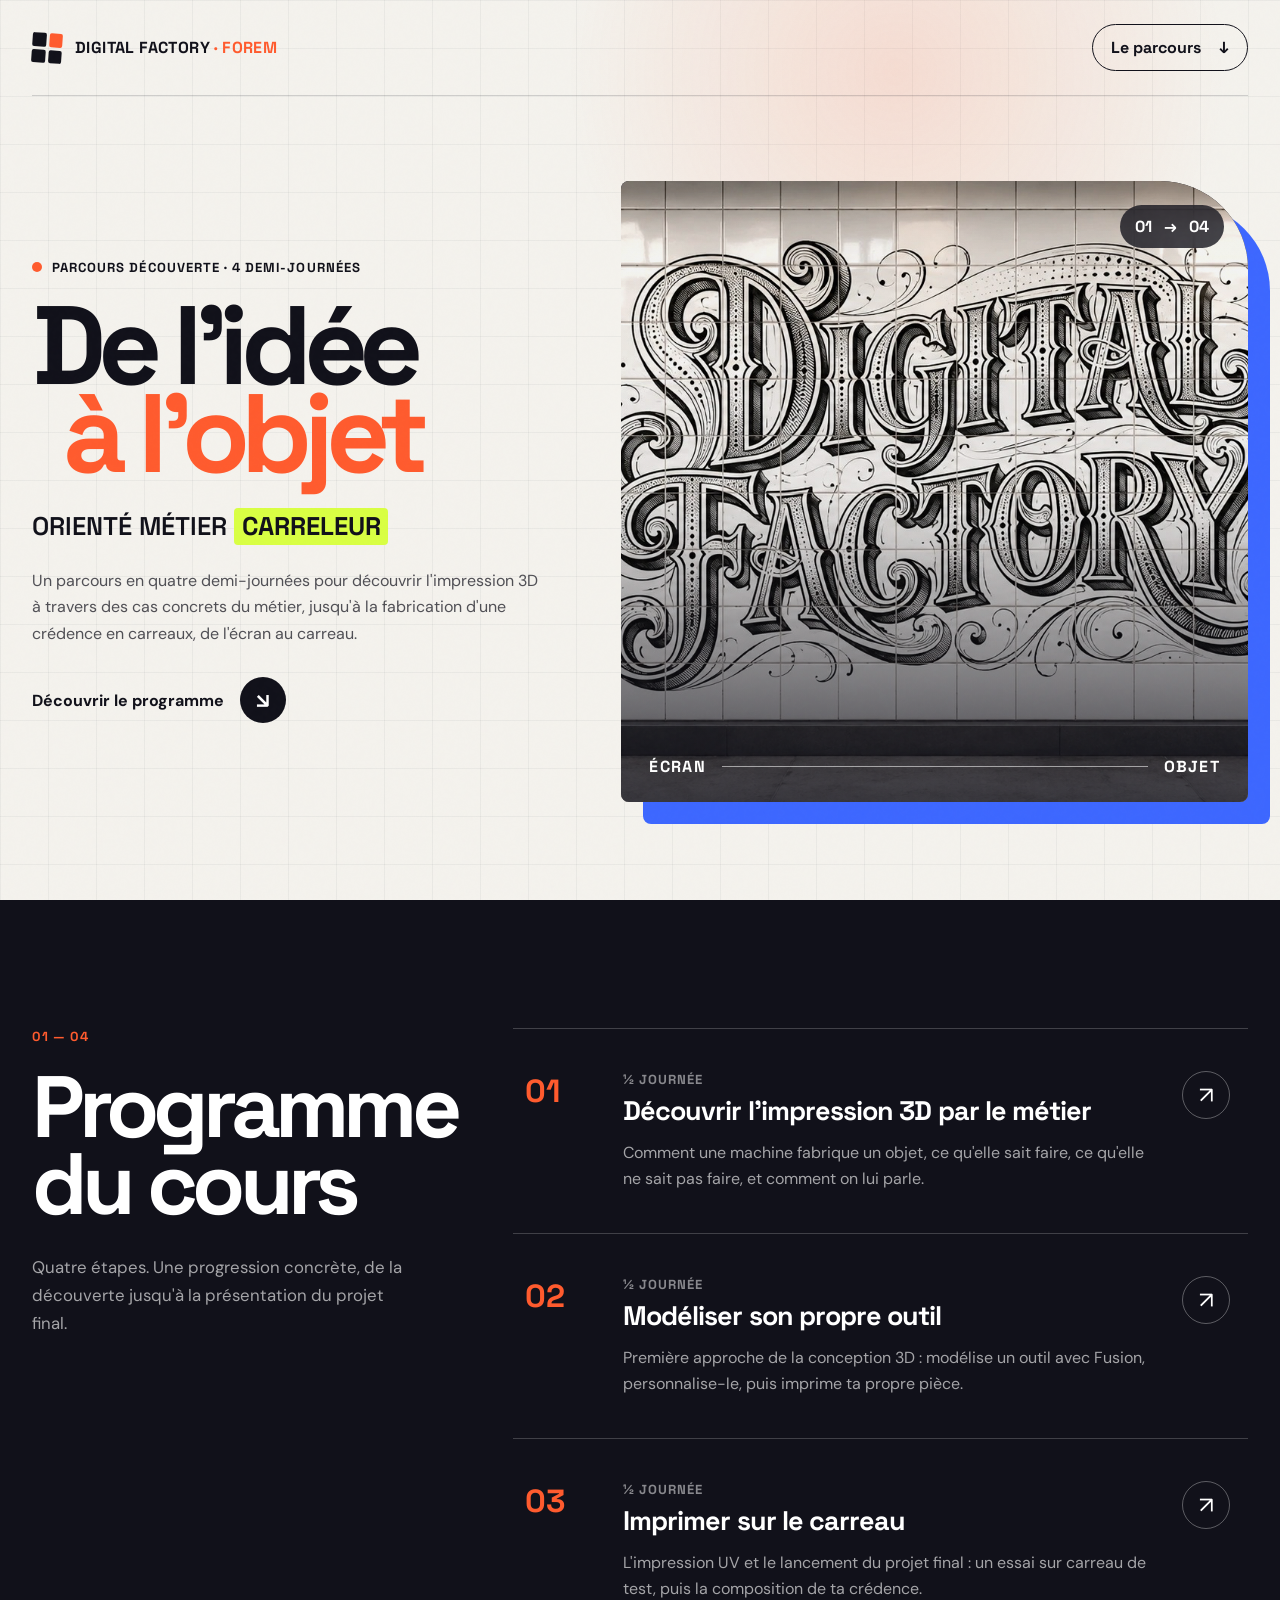
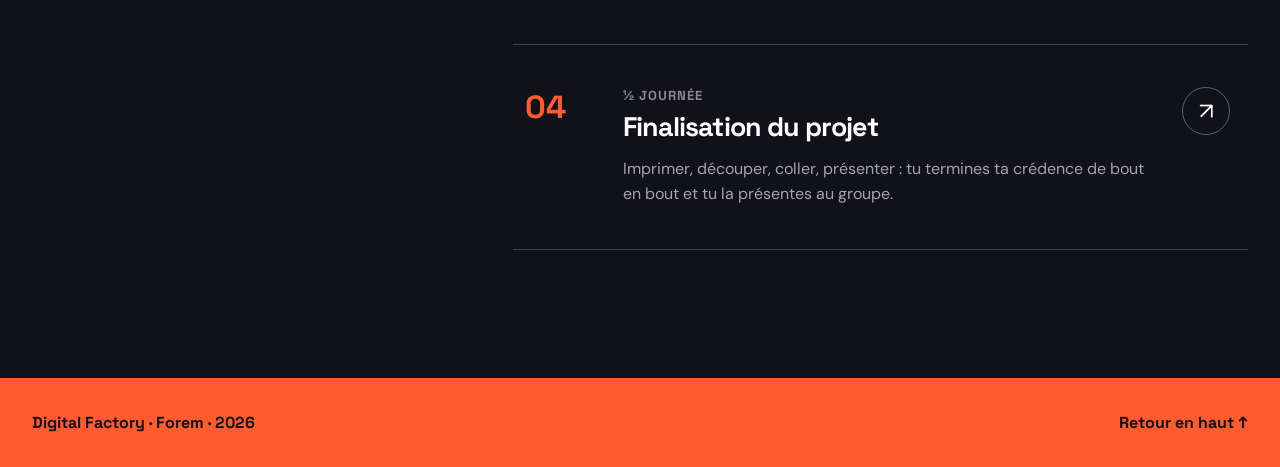
<file: index.html>
<!doctype html>
<html lang="fr">
<head>
  <meta charset="utf-8">
  <meta name="viewport" content="width=device-width, initial-scale=1">
  <meta name="description" content="Proposition graphique pour le parcours carreleur de la Digital Factory.">
  <title>De l'idée à l'objet — Digital Factory</title>
  <link rel="icon" type="image/svg+xml" href="favicon.svg">
  <link rel="preconnect" href="https://fonts.googleapis.com">
  <link rel="preconnect" href="https://fonts.gstatic.com" crossorigin>
  <link href="https://fonts.googleapis.com/css2?family=DM+Sans:wght@400;500;600;700&family=Space+Grotesk:wght@500;600;700&display=swap" rel="stylesheet">
  <link rel="stylesheet" href="assets/home.css">
  <script>document.documentElement.classList.add('js')</script>
</head>
<body>
  <div class="noise" aria-hidden="true"></div>

  <header class="site-header">
    <a class="brand" href="#top" aria-label="Retour en haut">
      <span class="brand-mark" aria-hidden="true"><i></i><i></i><i></i><i></i></span>
      <span>Digital Factory <b>· Forem</b></span>
    </a>
    <a class="course-link" href="#programme">Le parcours <span aria-hidden="true">↓</span></a>
  </header>

  <main id="top">
    <section class="hero" aria-labelledby="main-title">
      <div class="hero-copy reveal">
        <p class="eyebrow"><span></span> Parcours découverte · 4 demi-journées</p>
        <h1 id="main-title">De l'idée<br><em>à l'objet</em></h1>
        <p class="orientation">Orienté métier <strong>carreleur</strong></p>
        <p class="intro">Un parcours en quatre demi-journées pour découvrir l'impression 3D à travers des cas concrets du métier, jusqu'à la fabrication d'une crédence en carreaux, de l'écran au carreau.</p>
        <a class="discover" href="#programme">
          <span>Découvrir le programme</span>
          <span class="discover-icon" aria-hidden="true">↘</span>
        </a>
      </div>

      <div class="hero-visual reveal" aria-label="Lettrage Digital Factory composé sur des carreaux">
        <div class="tile-index" aria-hidden="true"><span>01</span><span>→</span><span>04</span></div>
        <img src="assets/cover.jpg" alt="Lettrage Digital Factory en carreaux de faïence">
        <div class="image-caption" aria-hidden="true">
          <span>Écran</span><i></i><span>Objet</span>
        </div>
      </div>
    </section>

    <section class="programme" id="programme" aria-labelledby="programme-title">
      <div class="section-heading reveal">
        <p class="section-number">01 — 04</p>
        <h2 id="programme-title">Programme<br>du cours</h2>
        <p>Quatre étapes. Une progression concrète, de la découverte jusqu'à la présentation du projet final.</p>
      </div>

      <div class="course-list">
        <a class="course-card reveal" href="demi-journee-1.html">
          <span class="card-number">01</span>
          <div class="card-copy">
            <span class="duration">½ journée</span>
            <h3>Découvrir l'impression 3D par le métier</h3>
            <p>Comment une machine fabrique un objet, ce qu'elle sait faire, ce qu'elle ne sait pas faire, et comment on lui parle.</p>
          </div>
          <span class="card-arrow" aria-hidden="true">↗</span>
        </a>

        <a class="course-card reveal" href="demi-journee-2.html">
          <span class="card-number">02</span>
          <div class="card-copy">
            <span class="duration">½ journée</span>
            <h3>Modéliser son propre outil</h3>
            <p>Première approche de la conception 3D : modélise un outil avec Fusion, personnalise-le, puis imprime ta propre pièce.</p>
          </div>
          <span class="card-arrow" aria-hidden="true">↗</span>
        </a>

        <a class="course-card reveal" href="demi-journee-3.html">
          <span class="card-number">03</span>
          <div class="card-copy">
            <span class="duration">½ journée</span>
            <h3>Imprimer sur le carreau</h3>
            <p>L'impression UV et le lancement du projet final : un essai sur carreau de test, puis la composition de ta crédence.</p>
          </div>
          <span class="card-arrow" aria-hidden="true">↗</span>
        </a>

        <a class="course-card reveal" href="demi-journee-4.html">
          <span class="card-number">04</span>
          <div class="card-copy">
            <span class="duration">½ journée</span>
            <h3>Finalisation du projet</h3>
            <p>Imprimer, découper, coller, présenter : tu termines ta crédence de bout en bout et tu la présentes au groupe.</p>
          </div>
          <span class="card-arrow" aria-hidden="true">↗</span>
        </a>
      </div>
    </section>
  </main>

  <footer>
    <span>Digital Factory · Forem · 2026</span>
    <a href="#top">Retour en haut ↑</a>
  </footer>

  <script>
    const observer = new IntersectionObserver((entries) => {
      entries.forEach((entry) => {
        if (entry.isIntersecting) {
          entry.target.classList.add('is-visible');
          observer.unobserve(entry.target);
        }
      });
    }, { threshold: 0.14 });

    document.querySelectorAll('.reveal').forEach((element) => observer.observe(element));
  </script>
</body>
</html>
</file>
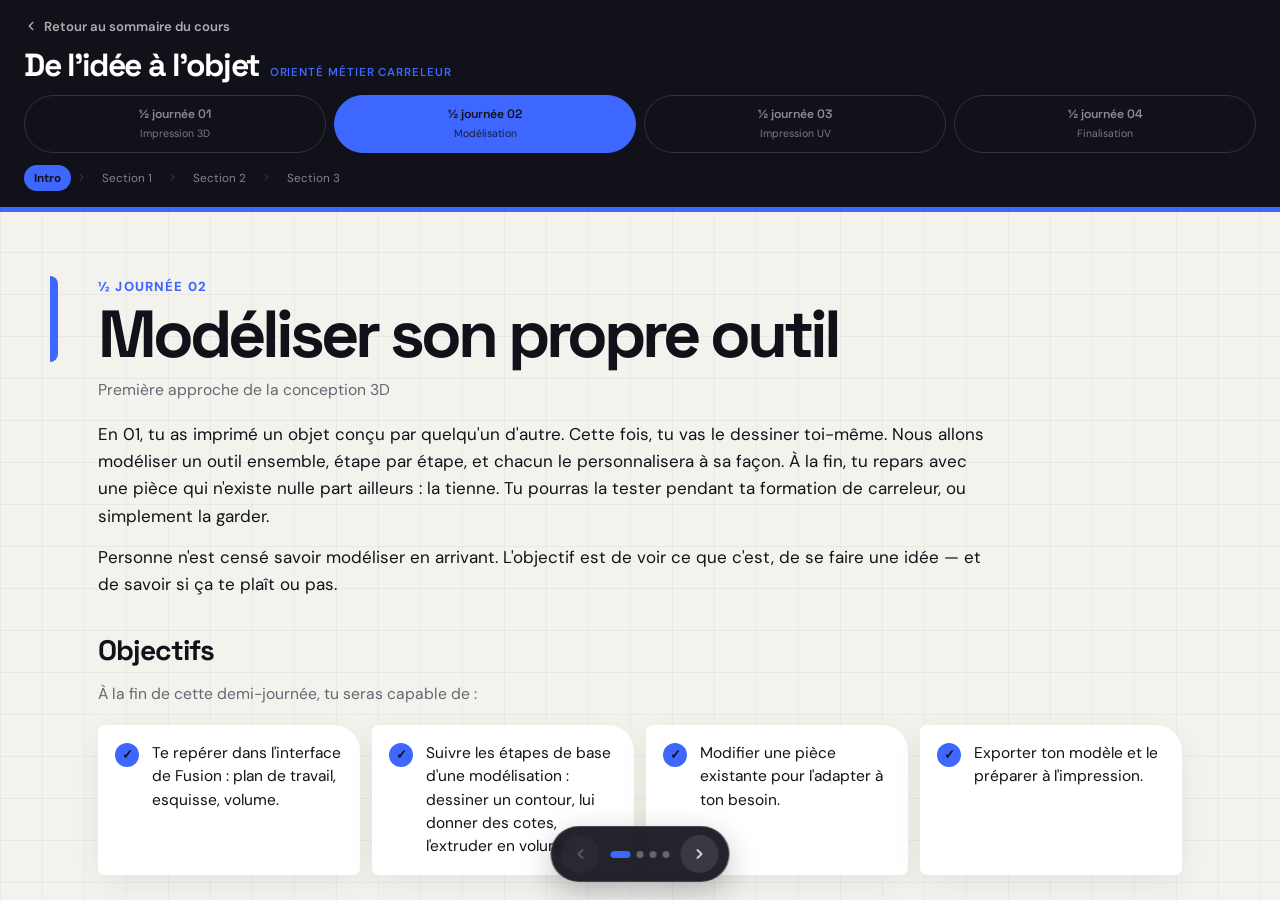
<file: demi-journee-2.html>
<!DOCTYPE html>
<html lang="fr">
<head>
<meta charset="UTF-8">
<meta name="viewport" content="width=device-width, initial-scale=1.0, maximum-scale=1.0, user-scalable=no">
<title>½ journée 02 — Modéliser son propre outil</title>
<link rel="icon" type="image/svg+xml" href="favicon.svg">
<link rel="stylesheet" href="assets/lesson.css">
<style>
  .souligne{color:var(--mauve-dark); font-weight:700; font-size:13px; text-transform:uppercase; letter-spacing:.05em; margin:0 0 12px;}
</style>
</head>
<body class="plein-ecran jour-2">
<div class="wrap">
  <a href="index.html" style="display:inline-flex; align-items:center; gap:6px; font-size:13px; font-weight:600; color:var(--muted); text-decoration:none; margin-top:12px"><svg width="14" height="14" viewBox="0 0 24 24" fill="none" stroke="currentColor" stroke-width="2.5" stroke-linecap="round" stroke-linejoin="round"><polyline points="15 18 9 12 15 6"/></svg>Retour au sommaire du cours</a>
  <header>
    <h1>De l'idée à l'objet<small>orienté métier carreleur</small></h1>
  </header>

  <nav class="tabs">
    <a href="demi-journee-1.html">½ journée 01<small>Impression 3D</small></a>
    <a href="demi-journee-2.html" class="on">½ journée 02<small>Modélisation</small></a>
    <a href="demi-journee-3.html">½ journée 03<small>Impression UV</small></a>
    <a href="demi-journee-4.html">½ journée 04<small>Finalisation</small></a>
  </nav>

  <nav class="slide-crumbs" id="slideCrumbs" aria-label="Sections de cette demi-journée"></nav>
</div>

<div class="slides" id="slides">

  <section class="slide"><div class="wrap">
    <p class="surtitre">½ journée 02</p>
    <h2>Modéliser son propre outil</h2>
    <p class="aide">Première approche de la conception 3D</p>
    <p>En 01, tu as imprimé un objet conçu par quelqu'un d'autre. Cette fois, tu vas le dessiner toi-même. Nous allons modéliser un outil ensemble, étape par étape, et chacun le personnalisera à sa façon. À la fin, tu repars avec une pièce qui n'existe nulle part ailleurs : la tienne. Tu pourras la tester pendant ta formation de carreleur, ou simplement la garder.</p>
    <p>Personne n'est censé savoir modéliser en arrivant. L'objectif est de voir ce que c'est, de se faire une idée — et de savoir si ça te plaît ou pas.</p>

    <h3>Objectifs</h3>
    <p class="aide">À la fin de cette demi-journée, tu seras capable de :</p>
    <ul class="objectifs">
      <li>Te repérer dans l'interface de Fusion : plan de travail, esquisse, volume.</li>
      <li>Suivre les étapes de base d'une modélisation : dessiner un contour, lui donner des cotes, l'extruder en volume.</li>
      <li>Modifier une pièce existante pour l'adapter à ton besoin.</li>
      <li>Exporter ton modèle et le préparer à l'impression.</li>
    </ul>
  </div></section>

  <section class="slide"><div class="wrap wrap-flex">
    <h2>Section 1 — Le logiciel</h2>
    <p>Autodesk Fusion est un logiciel de conception 3D professionnel, utilisé dans l'industrie comme par les makers. Il fonctionne avec le cloud : tes fichiers sont sauvegardés sur ton compte, tu les retrouves depuis n'importe quel ordinateur.</p>
    <div class="enc">
      <svg class="ic" viewBox="0 0 24 24" fill="none" stroke="currentColor" stroke-width="2" stroke-linecap="round" stroke-linejoin="round" aria-hidden="true"><path d="M9 18h6"/><path d="M10 22h4"/><path d="M12 2a7 7 0 0 0-4 12.7c.6.5 1 1.3 1 2.3v.5a1 1 0 0 0 1 1h4a1 1 0 0 0 1-1v-.5c0-1 .4-1.7 1-2.3A7 7 0 0 0 12 2Z"/></svg>
      <span><b>Bon à savoir — l'utiliser chez toi.</b> Autodesk propose une licence personnelle gratuite, destinée aux projets non commerciaux et à la fabrication à domicile. Elle donne accès à la modélisation complète et à l'export des fichiers pour l'impression 3D. Il faut créer un compte Autodesk, confirmer que ton usage est non commercial, et la renouveler à échéance.</span>
    </div>
    <p class="aide">Les conditions évoluent régulièrement — vérifie sur le <a href="https://www.autodesk.com/products/fusion-360/personal" target="_blank" rel="noopener">site officiel d'Autodesk</a>. Si tu commences à vendre ce que tu produis, la licence personnelle ne suffit plus.</p>
    <div class="banniere dynamique">
      <div class="banniere-ph">
        <svg viewBox="0 0 24 24" fill="none" stroke="currentColor" stroke-width="1.7" stroke-linecap="round" stroke-linejoin="round" aria-hidden="true"><rect x="3" y="3" width="18" height="18" rx="2" ry="2"/><circle cx="8.5" cy="8.5" r="1.5"/><polyline points="21 15 16 10 5 21"/></svg>
        <b>De Fusion à l'imprimante</b>
        <small>assets/demi-journee-2/fusion-atelier.jpg</small>
      </div>
      <img src="assets/demi-journee-2/fusion-atelier.jpg" alt="Un modèle conçu dans Fusion, affiché sur un laptop, à côté de l'imprimante 3D qui fabrique la même pièce" onerror="this.remove()">
    </div>
  </div></section>

  <section class="slide"><div class="wrap">
    <h2>Section 2 — Modélisation guidée</h2>
    <p class="souligne">On dessine ensemble</p>
    <div style="display:grid; grid-template-columns:1fr 1fr; gap:14px; margin:0 0 16px">
      <div class="duo-img">
        <div class="duo-ph">
          <svg viewBox="0 0 24 24" fill="none" stroke="currentColor" stroke-width="1.7" stroke-linecap="round" stroke-linejoin="round" aria-hidden="true"><rect x="3" y="3" width="18" height="18" rx="2" ry="2"/><circle cx="8.5" cy="8.5" r="1.5"/><polyline points="21 15 16 10 5 21"/></svg>
          <b>Vue cotée</b>
          <small>assets/demi-journee-2/plan.jpg</small>
        </div>
        <img src="assets/demi-journee-2/plan.jpg" alt="Vue cotée de la pièce à modéliser" onerror="this.remove()">
      </div>
      <div class="duo-img">
        <div class="duo-ph">
          <svg viewBox="0 0 24 24" fill="none" stroke="currentColor" stroke-width="1.7" stroke-linecap="round" stroke-linejoin="round" aria-hidden="true"><rect x="3" y="3" width="18" height="18" rx="2" ry="2"/><circle cx="8.5" cy="8.5" r="1.5"/><polyline points="21 15 16 10 5 21"/></svg>
          <b>Photo de la pièce finie</b>
          <small>assets/demi-journee-2/piece-finie.jpg</small>
        </div>
        <img src="assets/demi-journee-2/piece-finie.jpg" alt="Photo de la pièce imprimée une fois terminée" onerror="this.remove()">
      </div>
    </div>
    <p>Nous modélisons cette pièce ensemble, étape par étape. Tu suis à ton rythme, et si besoin, tu demandes de l'aide — c'est normal de décrocher, personne ne modélise du premier coup.</p>
    <p class="aide">Les trois gestes de base que tu vas répéter :</p>
    <table class="tbl">
      <tr><th>Geste</th><th>Ce que ça fait</th></tr>
      <tr><td>L'esquisse</td><td>Dessiner un contour à plat, comme sur une feuille.</td></tr>
      <tr><td>Les cotes</td><td>Donner les dimensions exactes au dessin.</td></tr>
      <tr><td>L'extrusion</td><td>Transformer le dessin plat en volume.</td></tr>
    </table>
    <p class="aide">Tout le reste n'est qu'une répétition de ces trois gestes.</p>
  </div></section>

  <section class="slide"><div class="wrap">
    <h2>Section 3 — Personnalise et imprime</h2>
    <p class="souligne">Rends-le tien</p>
    <p>La pièce de base est la même pour tous. Ce que tu en fais ensuite t'appartient :</p>
    <ul>
      <li>Grave ton prénom ou tes initiales sur une face</li>
      <li>Ajoute un trou de suspension pour l'accrocher à la ceinture</li>
      <li>Choisis ton matériau : rigide, résistant ou souple</li>
    </ul>
    <div class="enc danger">
      <svg class="ic" viewBox="0 0 24 24" fill="none" stroke="currentColor" stroke-width="2" stroke-linecap="round" stroke-linejoin="round" aria-hidden="true"><path d="M10.29 3.86 1.82 18a2 2 0 0 0 1.71 3h16.94a2 2 0 0 0 1.71-3L13.71 3.86a2 2 0 0 0-3.42 0Z"/><line x1="12" y1="9" x2="12" y2="13"/><line x1="12" y1="17" x2="12.01" y2="17"/></svg>
      <span>Pour le texte gravé : avec la buse utilisée dans l'atelier, les lettres trop petites ou trop fines ne sortiront pas. Prévois des caractères d'une hauteur suffisante et une profondeur de gravure d'environ 1 mm. Le formateur valide avant le tranchage.</span>
    </div>
    <p>Exporte ton modèle au format STL ou 3MF, ouvre-le dans Bambu Studio, choisis la machine correspondant à ton filament, tranche et lance.</p>
    <p class="aide">Tu connais déjà cette étape — la différence, c'est que cette fois le fichier vient de toi.</p>
    <div class="pied">Digital Factory · Forem · 2026</div>
  </div></section>

</div>

<nav class="slide-nav" id="slideNav" aria-label="Navigation entre les sections">
  <button class="fleche" id="slidePrev" aria-label="Section précédente"><svg width="16" height="16" viewBox="0 0 24 24" fill="none" stroke="currentColor" stroke-width="2.5" stroke-linecap="round" stroke-linejoin="round"><polyline points="15 18 9 12 15 6"/></svg></button>
  <div class="points" id="slidePoints"></div>
  <button class="fleche" id="slideNext" aria-label="Section suivante"><svg width="16" height="16" viewBox="0 0 24 24" fill="none" stroke="currentColor" stroke-width="2.5" stroke-linecap="round" stroke-linejoin="round"><polyline points="9 18 15 12 9 6"/></svg></button>
</nav>

<script src="assets/slides.js"></script>
</body>
</html>
</file>
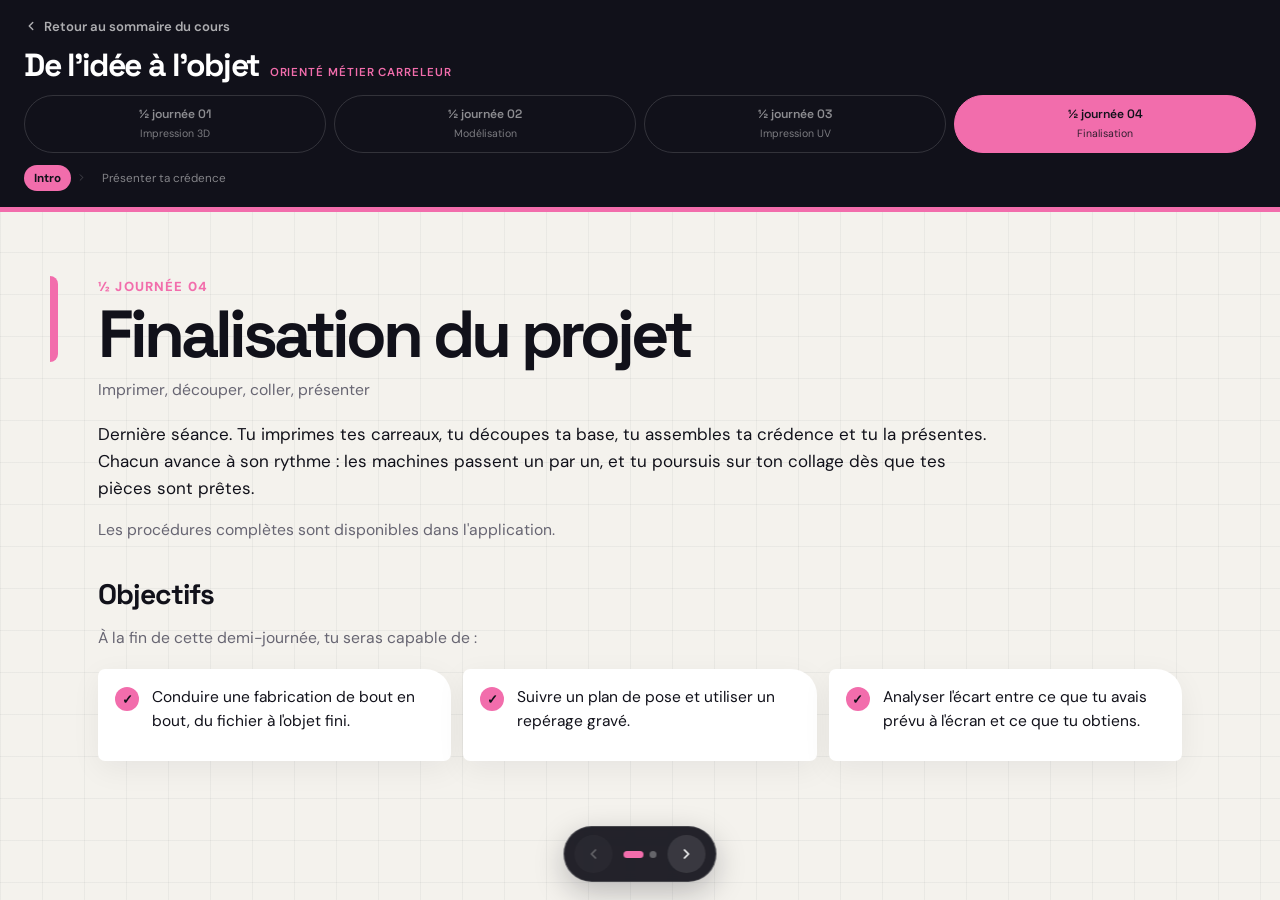
<file: demi-journee-4.html>
<!DOCTYPE html>
<html lang="fr">
<head>
<meta charset="UTF-8">
<meta name="viewport" content="width=device-width, initial-scale=1.0">
<title>½ journée 04 — Finalisation du projet</title>
<link rel="icon" type="image/svg+xml" href="favicon.svg">
<link rel="stylesheet" href="assets/lesson.css">
</head>
<body class="plein-ecran jour-4">
<div class="wrap">
  <a href="index.html" style="display:inline-flex; align-items:center; gap:6px; font-size:13px; font-weight:600; color:var(--muted); text-decoration:none; margin-top:12px"><svg width="14" height="14" viewBox="0 0 24 24" fill="none" stroke="currentColor" stroke-width="2.5" stroke-linecap="round" stroke-linejoin="round"><polyline points="15 18 9 12 15 6"/></svg>Retour au sommaire du cours</a>
  <header>
    <h1>De l'idée à l'objet<small>orienté métier carreleur</small></h1>
  </header>

  <nav class="tabs">
    <a href="demi-journee-1.html">½ journée 01<small>Impression 3D</small></a>
    <a href="demi-journee-2.html">½ journée 02<small>Modélisation</small></a>
    <a href="demi-journee-3.html">½ journée 03<small>Impression UV</small></a>
    <a href="demi-journee-4.html" class="on">½ journée 04<small>Finalisation</small></a>
  </nav>

  <nav class="slide-crumbs" id="slideCrumbs" aria-label="Sections de cette demi-journée"></nav>
</div>

<div class="slides" id="slides">

  <section class="slide"><div class="wrap">
    <p class="surtitre">½ journée 04</p>
    <h2>Finalisation du projet</h2>
    <p class="aide">Imprimer, découper, coller, présenter</p>
    <p>Dernière séance. Tu imprimes tes carreaux, tu découpes ta base, tu assembles ta crédence et tu la présentes. Chacun avance à son rythme : les machines passent un par un, et tu poursuis sur ton collage dès que tes pièces sont prêtes.</p>
    <p class="aide">Les procédures complètes sont disponibles dans l'application.</p>

    <h3>Objectifs</h3>
    <p class="aide">À la fin de cette demi-journée, tu seras capable de :</p>
    <ul class="objectifs">
      <li>Conduire une fabrication de bout en bout, du fichier à l'objet fini.</li>
      <li>Suivre un plan de pose et utiliser un repérage gravé.</li>
      <li>Analyser l'écart entre ce que tu avais prévu à l'écran et ce que tu obtiens.</li>
    </ul>
  </div></section>

  <section class="slide"><div class="wrap">
    <h2>Présenter ta crédence</h2>
    <p>Prends ta crédence en main et compare-la à ce que tu avais à l'écran.</p>
    <ul>
      <li>Le motif tombe-t-il juste au passage des joints ?</li>
      <li>Le débord de 2 mm a-t-il servi ?</li>
      <li>Ton choix de joint rend-il ce que tu imaginais ?</li>
      <li>Qu'est-ce que tu ferais autrement ?</li>
    </ul>
    <p class="aide">Puis présente-la au groupe : ce que tu as choisi, pourquoi, et ce qui s'est passé entre l'écran et le carreau.</p>
    <div class="pied">Digital Factory · Forem · 2026</div>
  </div></section>

</div>

<nav class="slide-nav" id="slideNav" aria-label="Navigation entre les sections">
  <button class="fleche" id="slidePrev" aria-label="Section précédente"><svg width="16" height="16" viewBox="0 0 24 24" fill="none" stroke="currentColor" stroke-width="2.5" stroke-linecap="round" stroke-linejoin="round"><polyline points="15 18 9 12 15 6"/></svg></button>
  <div class="points" id="slidePoints"></div>
  <button class="fleche" id="slideNext" aria-label="Section suivante"><svg width="16" height="16" viewBox="0 0 24 24" fill="none" stroke="currentColor" stroke-width="2.5" stroke-linecap="round" stroke-linejoin="round"><polyline points="9 18 15 12 9 6"/></svg></button>
</nav>

<script src="assets/slides.js"></script>
</body>
</html>
</file>
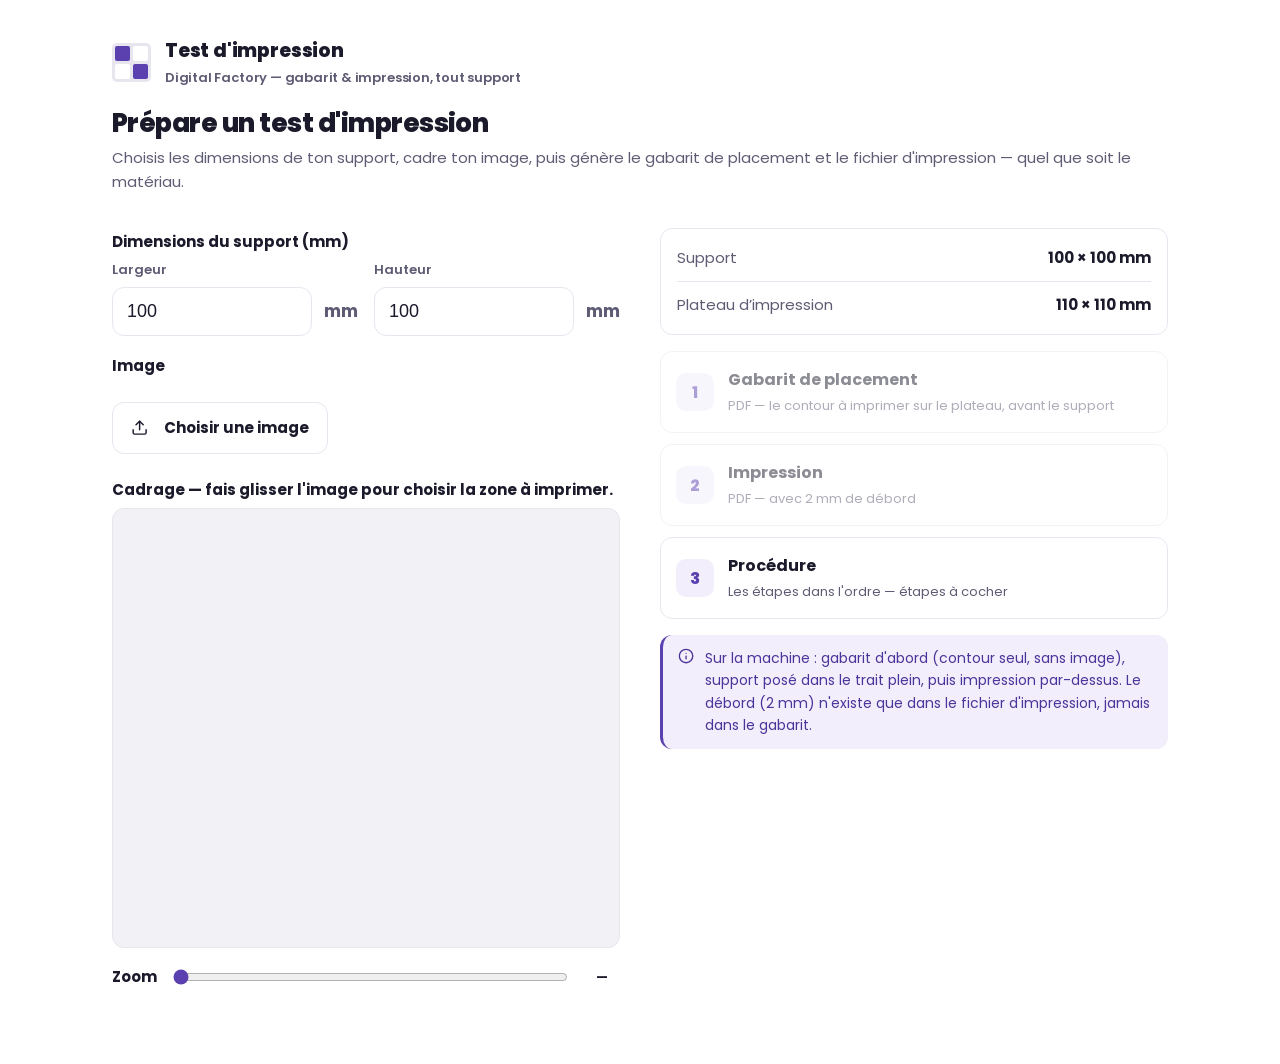
<file: test-impression.html>
<!DOCTYPE html>
<html lang="fr">
<head>
<meta charset="UTF-8">
<meta name="viewport" content="width=device-width, initial-scale=1.0, maximum-scale=1.0, user-scalable=no">
<title>Test d'impression — Digital Factory</title>
<link rel="icon" href="data:image/svg+xml,%3Csvg xmlns='http://www.w3.org/2000/svg' viewBox='0 0 32 32'%3E%3Crect width='32' height='32' rx='6' fill='%23E7E6EF'/%3E%3Crect x='5' y='5' width='9.5' height='9.5' rx='2' fill='%235B41B0'/%3E%3Crect x='17.5' y='5' width='9.5' height='9.5' rx='2' fill='%23fff'/%3E%3Crect x='5' y='17.5' width='9.5' height='9.5' rx='2' fill='%23fff'/%3E%3Crect x='17.5' y='17.5' width='9.5' height='9.5' rx='2' fill='%235B41B0'/%3E%3C/svg%3E">
<style>
/* Page indépendante — aucun lien avec l'atelier crédence. Même identité visuelle
   (police, couleurs) que le reste des outils Digital Factory, mais autonome :
   pas de dépendance à index.html au-delà des polices partagées dans assets/fonts/. */
@font-face{font-family:"Poppins"; src:url("assets/fonts/poppins-400.woff2") format("woff2"); font-weight:400; font-style:normal; font-display:swap;}
@font-face{font-family:"Poppins"; src:url("assets/fonts/poppins-600.woff2") format("woff2"); font-weight:600; font-style:normal; font-display:swap;}
@font-face{font-family:"Poppins"; src:url("assets/fonts/poppins-700.woff2") format("woff2"); font-weight:700; font-style:normal; font-display:swap;}
@font-face{font-family:"Poppins"; src:url("assets/fonts/poppins-800.woff2") format("woff2"); font-weight:800; font-style:normal; font-display:swap;}
:root{
  --font:"Poppins",-apple-system,BlinkMacSystemFont,"Segoe UI",Roboto,"Helvetica Neue",Arial,sans-serif;
  --bg:#FFFFFF; --wash:#F7F7FB; --card:#FFFFFF;
  --border:#E7E6EF; --text:#1B1A2B; --muted:#5E5C74;
  --mauve:#5B41B0; --mauve-dark:#4B349A; --mauve-soft:#F2EEFB;
  --fuchsia:#C21C7B; --fuchsia-soft:#FBE6F1;
  --grey-soft:#F2F2F6;
  --radius:16px; --radius-md:12px;
}
*{box-sizing:border-box; -webkit-tap-highlight-color:transparent;}
html{touch-action:manipulation;}
body{margin:0; background:var(--bg); color:var(--text); font-family:var(--font);
  font-size:17px; line-height:1.6; -webkit-font-smoothing:antialiased;}
.wrap{max-width:720px; margin:0 auto; padding:16px 16px 64px;}
@media (min-width:900px){
  .wrap{max-width:1120px; padding:24px 32px 64px;}
  .split{display:grid; grid-template-columns:1fr 1fr; gap:40px; align-items:start;}
  .col-right{position:sticky; top:20px;}
}
:focus-visible{outline:3px solid var(--mauve); outline-offset:2px;}

header{display:flex; align-items:center; gap:14px; padding:12px 0 20px;}
.logo{display:grid; grid-template-columns:repeat(2,15px); gap:3px; background:var(--border); padding:3px; border-radius:5px; flex:none;}
.logo span{width:15px; height:15px; background:var(--mauve); display:block; border-radius:2px;}
.logo span:nth-child(2),.logo span:nth-child(3){background:var(--card);}
h1{font-size:19px; font-weight:800; margin:0; letter-spacing:-0.01em; color:var(--text);}
h1 small{display:block; font-size:13px; font-weight:600; color:var(--muted); margin-top:2px;}
h2{font-size:26px; font-weight:800; letter-spacing:-0.02em; line-height:1.15; margin:0 0 7px; color:var(--text);}
.aide{color:var(--muted); font-size:15px; margin:0 0 18px;}
label{display:block; font-weight:700; font-size:15px; margin:18px 0 6px; color:var(--text);}

.dims-libre{display:flex; gap:16px;}
.dims-libre>div{flex:1;}
.dims-libre label{font-size:13px; font-weight:600; margin:0 0 6px; color:var(--muted);}
.rang-libre{display:flex; align-items:center; gap:12px;}
.rang-libre input{flex:1;}
.rang-libre span{flex:none; font-weight:700; color:var(--muted);}
input[type=number]{width:100%; padding:13px 14px; font-size:18px; border:1.5px solid var(--border);
  border-radius:var(--radius-md); background:var(--card); color:var(--text);}
input[type=number]:focus{outline:none; border-color:var(--mauve); box-shadow:0 0 0 3px var(--mauve-soft);}

.btn2{display:inline-flex; align-items:center; justify-content:center; gap:9px; padding:13px 18px;
  border:1.5px solid var(--border); border-radius:var(--radius-md); background:var(--card);
  color:var(--text); font-family:var(--font); font-size:15px; font-weight:700; cursor:pointer; text-decoration:none;}
.btn2:hover{border-color:var(--muted); background:var(--wash);}
.btn2 .ic{vertical-align:-.22em; margin-right:7px;}

.zone{width:100%; display:block; border-radius:var(--radius-md); border:1px solid var(--border);
  background:var(--grey-soft); touch-action:none; cursor:grab;}
.zone:active{cursor:grabbing;}
.rang{display:flex; align-items:center; gap:14px; margin:10px 0 4px;}
input[type=range]{flex:1; accent-color:var(--mauve); height:34px;}
.badge{flex:none; font-size:13px; font-weight:700; padding:6px 12px; border-radius:999px;}
.badge.ok{background:#E4F4EC; color:#238C60;}
.badge.warn{background:#F7EEDD; color:#B7770C;}
.badge.alerte{background:#FBE7EB; color:#C0344B;}

.recap{background:var(--card); border:1px solid var(--border); border-radius:var(--radius-md);
  padding:6px 16px; margin:16px 0; font-size:15px;}
.recap div{display:flex; justify-content:space-between; gap:10px; padding:11px 0;
  border-bottom:1px solid var(--border);}
.recap div:last-child{border-bottom:none;}
.recap span{color:var(--muted);}

.dl{display:grid; gap:11px; margin:16px 0;}
.dl button{display:flex; align-items:center; gap:14px; padding:15px; font-size:16px;
  text-align:left; background:var(--card); border:1px solid var(--border); border-radius:var(--radius-md);
  cursor:pointer; font-family:var(--font); color:var(--text); width:100%;}
.dl button:hover{border-color:var(--muted); background:var(--wash);}
.dl button b{display:block; font-weight:700;}
.dl button small{color:var(--muted); font-size:13px;}
.dl .num{width:38px; height:38px; border-radius:10px; background:var(--mauve-soft);
  color:var(--mauve); display:flex; align-items:center; justify-content:center; font-weight:800; flex:none;}
.dl button:disabled{opacity:.5; cursor:not-allowed;}

.ic{width:1.15em; height:1.15em; display:inline-block; vertical-align:-.2em; flex:none;}
.enc{background:var(--mauve-soft); border-left:3px solid var(--mauve); border-radius:var(--radius-md);
  padding:12px 15px; font-size:14px; color:var(--mauve-dark); margin:14px 0; display:flex; gap:11px; align-items:flex-start;}
.enc .ic{flex:none; margin-top:1px;}

.upload{display:flex; align-items:center; gap:14px; flex-wrap:wrap;}
.miniature{width:64px; height:64px; border-radius:10px; border:1px solid var(--border); object-fit:cover; display:none; flex:none;}

/* ---- procédure (modal) : mêmes composants que l'atelier crédence, identité mauve ---- */
.modal{display:none; position:fixed; inset:0; background:rgba(27,26,43,.5); z-index:50;
  align-items:flex-start; justify-content:center; padding:24px 16px; overflow-y:auto;}
.modal.on{display:flex;}
.modal .box{background:var(--bg); width:100%; max-width:720px; max-height:92vh;
  overflow-y:auto; border-radius:var(--radius); padding:26px 22px;}
.modal .box h2{display:flex; align-items:center; gap:11px; font-size:26px; font-weight:800;
  letter-spacing:-0.02em; line-height:1.15; margin:0 0 7px; color:var(--text);}
.modal .box h2 .ic{color:var(--mauve); width:26px; height:26px;}
.plan-sous{color:var(--muted); font-size:14px; margin:0 0 16px; padding-bottom:12px; border-bottom:1.5px solid var(--mauve);}
.plan-hint{font-size:14px; color:var(--muted); margin:0 0 12px;}
.plan-check{display:grid; gap:10px;}
.pc{display:flex; gap:13px; align-items:flex-start; padding:14px 16px; border:1px solid var(--border);
  border-radius:var(--radius-md); cursor:pointer; background:var(--card); transition:background .15s, border-color .15s;}
.pc:hover{border-color:var(--muted);}
.pc input{margin:0; width:22px; height:22px; flex:none; accent-color:var(--mauve); cursor:pointer;}
.pc-n{font-weight:800; color:var(--mauve); flex:none; min-width:1.1em; font-variant-numeric:tabular-nums;}
.pc-txt{font-size:15.5px; font-weight:400; line-height:1.5;}
.pc-txt b{font-weight:700;}
.pc:has(input:checked){background:var(--wash);}
.pc:has(input:checked) .pc-txt{color:var(--muted); text-decoration:line-through;}
.pc:has(input:checked) .pc-n{color:var(--muted);}
.pc-cle{border-color:var(--fuchsia); background:var(--fuchsia-soft);}
.pc-tag{display:inline-block; background:var(--fuchsia); color:#fff; font-size:11px; font-weight:800;
  text-transform:uppercase; letter-spacing:.04em; border-radius:999px; padding:3px 10px; margin-right:8px; vertical-align:2px;}
.actions{display:flex; gap:12px;}
</style>
</head>
<body>

<div class="wrap">
  <header>
    <div class="logo"><span></span><span></span><span></span><span></span></div>
    <h1>Test d'impression<small>Digital Factory — gabarit &amp; impression, tout support</small></h1>
  </header>

  <h2>Prépare un test d'impression</h2>
  <p class="aide">Choisis les dimensions de ton support, cadre ton image, puis génère le gabarit de placement et le fichier d'impression — quel que soit le matériau.</p>

  <div class="split">
    <div class="col-left">
      <label>Dimensions du support (mm)</label>
      <div class="dims-libre">
        <div>
          <label for="dimW">Largeur</label>
          <div class="rang-libre"><input type="number" id="dimW" min="10" max="600" step="1" value="100"><span>mm</span></div>
        </div>
        <div>
          <label for="dimH">Hauteur</label>
          <div class="rang-libre"><input type="number" id="dimH" min="10" max="600" step="1" value="100"><span>mm</span></div>
        </div>
      </div>

      <label>Image</label>
      <div class="upload">
        <label class="btn2"><svg class="ic" viewBox="0 0 24 24" fill="none" stroke="currentColor" stroke-width="2" stroke-linecap="round" stroke-linejoin="round" aria-hidden="true"><path d="M21 15v4a2 2 0 0 1-2 2H5a2 2 0 0 1-2-2v-4"/><polyline points="17 8 12 3 7 8"/><line x1="12" y1="3" x2="12" y2="15"/></svg>Choisir une image<input type="file" accept="image/*" style="display:none" onchange="chargeImage(this)"></label>
        <img class="miniature" id="miniature" alt="">
      </div>

      <label>Cadrage — fais glisser l'image pour choisir la zone à imprimer.</label>
      <canvas class="zone" id="cvCadrage" height="260"></canvas>
      <div class="rang">
        <label for="zoom" style="margin:0">Zoom</label>
        <input type="range" id="zoom" min="1" max="3" step="0.01" value="1">
        <span class="badge" id="dpiBadge">—</span>
      </div>
    </div>

    <div class="col-right">
      <div class="recap" id="recap">
        <div><span>Support</span><b id="recapDim">100 × 100 mm</b></div>
        <div><span>Plateau d’impression</span><b id="recapPlateau">110 × 110 mm</b></div>
      </div>

      <div class="dl">
        <button id="btnGabarit" onclick="exportGabarit()" disabled><span class="num">1</span><span><b>Gabarit de placement</b><small>PDF — le contour à imprimer sur le plateau, avant le support</small></span></button>
        <button id="btnImpression" onclick="exportImpression()" disabled><span class="num">2</span><span><b>Impression</b><small>PDF — avec 2 mm de débord</small></span></button>
        <button onclick="ouvreProcedure()"><span class="num">3</span><span><b>Procédure</b><small>Les étapes dans l'ordre — étapes à cocher</small></span></button>
      </div>
      <div class="enc"><svg class="ic" viewBox="0 0 24 24" fill="none" stroke="currentColor" stroke-width="2" stroke-linecap="round" stroke-linejoin="round" aria-hidden="true"><circle cx="12" cy="12" r="10"/><line x1="12" y1="16" x2="12" y2="12"/><line x1="12" y1="8" x2="12.01" y2="8"/></svg><span>Sur la machine : gabarit d'abord (contour seul, sans image), support posé dans le trait plein, puis impression par-dessus. Le débord (2 mm) n'existe que dans le fichier d'impression, jamais dans le gabarit.</span></div>
    </div>
  </div>
</div>

<div class="modal" id="modalProc">
  <div class="box">
    <div id="procEcran"></div>
    <div class="actions" style="justify-content:flex-end; margin-top:22px; border-top:1px solid var(--border); padding-top:16px">
      <button class="btn2" onclick="fermeProcedure()">Fermer</button>
    </div>
  </div>
</div>

<script>
/* ---------- constantes ---------- */
const K = 72/25.4;      // pt par mm (PDF)
const DPI = 300;        // résolution d'export
const DEBORD = 2;       // débord d'impression (mm)
const MARGE = 5;        // marge de page (mm)
const clamp=(v,a,b)=>Math.max(a,Math.min(b,v));

const state = {w:100, h:100, zoom:1, ox:.5, oy:.5, img:null};

/* ---------- image ---------- */
function chargeImage(input){
  const f=input.files[0]; if(!f) return;
  const r=new FileReader();
  r.onload=e=>{
    const im=new Image();
    im.onload=()=>{
      state.img=im; state.zoom=1; state.ox=.5; state.oy=.5;
      document.getElementById('zoom').value=1;
      document.getElementById('miniature').src=e.target.result;
      document.getElementById('miniature').style.display='block';
      document.getElementById('btnGabarit').disabled=false;
      document.getElementById('btnImpression').disabled=false;
      rendu();
    };
    im.src=e.target.result;
  };
  r.readAsDataURL(f);
}

/* ---------- géométrie (cadrage rectangulaire libre) ---------- */
function cropRect(){
  const img=state.img;
  if(!img||!img.width) return null;
  const ratio=state.w/state.h;
  const baseW = img.width/img.height>ratio ? img.height*ratio : img.width;
  const baseH = baseW/ratio;
  const w=baseW/state.zoom, h=baseH/state.zoom;
  const cx=clamp(state.ox*img.width, w/2, img.width-w/2);
  const cy=clamp(state.oy*img.height, h/2, img.height-h/2);
  return {x:cx-w/2, y:cy-h/2, w, h};
}
function effDpi(){ const c=cropRect(); return c ? c.w/state.w*25.4 : 0; }
function zoomMax(){
  const img=state.img; if(!img||!img.width) return 2;
  const ratio=state.w/state.h;
  const baseW = img.width/img.height>ratio ? img.height*ratio : img.width;
  return clamp((baseW/state.w*25.4)/150, 1.01, 3);
}
function larg(el){ return Math.min(680, (el.parentElement.clientWidth||640)-2); }

function tuile(pxPerMm, bleedMm){
  const b=bleedMm||0;
  const totalW=state.w+2*b, totalH=state.h+2*b;
  const pxW=Math.max(1, Math.round(totalW*pxPerMm)), pxH=Math.max(1, Math.round(totalH*pxPerMm));
  const cv=document.createElement('canvas'); cv.width=pxW; cv.height=pxH;
  const ctx=cv.getContext('2d');
  ctx.fillStyle='#fff'; ctx.fillRect(0,0,pxW,pxH);
  const cr=cropRect();
  if(!cr) return cv;
  const s=cr.w/state.w;
  ctx.drawImage(state.img, cr.x-b*s, cr.y-b*s, totalW*s, totalH*s, 0, 0, pxW, pxH);
  return cv;
}

function dessineCadrage(){
  const cv=document.getElementById('cvCadrage');
  const img=state.img;
  if(!img||!img.width) return;
  const lp=larg(cv), s=lp/img.width;
  cv.width=lp; cv.height=Math.round(img.height*s);
  const ctx=cv.getContext('2d');
  ctx.drawImage(img,0,0,cv.width,cv.height);
  const cr=cropRect(); if(!cr) return;
  ctx.fillStyle='rgba(38,37,31,.55)';
  ctx.fillRect(0,0,cv.width,cr.y*s);
  ctx.fillRect(0,(cr.y+cr.h)*s,cv.width,cv.height);
  ctx.fillRect(0,cr.y*s,cr.x*s,cr.h*s);
  ctx.fillRect((cr.x+cr.w)*s,cr.y*s,cv.width,cr.h*s);
  ctx.strokeStyle='#fff'; ctx.lineWidth=2.5;
  ctx.strokeRect(cr.x*s,cr.y*s,cr.w*s,cr.h*s);
  const d=Math.round(effDpi());
  const bd=document.getElementById('dpiBadge');
  bd.textContent=d+' dpi';
  bd.className='badge '+(d>=250?'ok':(d>=110?'warn':'alerte'));
  document.getElementById('zoom').max=zoomMax().toFixed(2);
}

function rendu(){
  document.getElementById('recapDim').textContent=state.w+' × '+state.h+' mm';
  document.getElementById('recapPlateau').textContent=(state.w+2*MARGE)+' × '+(state.h+2*MARGE)+' mm';
  dessineCadrage();
}

document.getElementById('dimW').addEventListener('input',e=>{
  state.w=clamp(Math.round(+e.target.value||0),10,600); rendu();
});
document.getElementById('dimH').addEventListener('input',e=>{
  state.h=clamp(Math.round(+e.target.value||0),10,600); rendu();
});
document.getElementById('zoom').addEventListener('input',e=>{
  state.zoom=+e.target.value; rendu();
});
let drag=null;
const cvC=document.getElementById('cvCadrage');
cvC.addEventListener('pointerdown',e=>{
  drag={x:e.clientX,y:e.clientY,ox:state.ox,oy:state.oy};
  if(cvC.setPointerCapture) cvC.setPointerCapture(e.pointerId);
});
cvC.addEventListener('pointermove',e=>{
  if(!drag) return;
  const rect=cvC.getBoundingClientRect();
  state.ox=clamp(drag.ox-(e.clientX-drag.x)/rect.width,0,1);
  state.oy=clamp(drag.oy-(e.clientY-drag.y)/rect.height,0,1);
  rendu();
});
cvC.addEventListener('pointerup',()=>{drag=null;});
cvC.addEventListener('pointercancel',()=>{drag=null;});
window.addEventListener('resize',rendu);

/* ---------- écrivain PDF : vecteur + images JPEG, sans bibliothèque ---------- */
function jpegBin(cv){
  const b64=cv.toDataURL('image/jpeg',0.95).split(',')[1];
  const bin=atob(b64), u=new Uint8Array(bin.length);
  for(let i=0;i<bin.length;i++) u[i]=bin.charCodeAt(i);
  return u;
}
function ecrisPDF(pageMm, content, images, pageHmm){
  images = images||[];
  const pW=pageMm*K, pH=(pageHmm||pageMm)*K;
  const parts=[], off=[]; let pos=0;
  const push=s=>{
    if(typeof s==='string'){
      const u=new Uint8Array(s.length);
      for(let i=0;i<s.length;i++) u[i]=s.charCodeAt(i)&0xFF;
      parts.push(u); pos+=u.length;
    } else { parts.push(s); pos+=s.length; }
  };
  const nImg=images.length, nObj=5+nImg;
  push('%PDF-1.4\n%\xE2\xE3\xCF\xD3\n');
  const obj=(n,body)=>{ off[n]=pos; push(n+' 0 obj\n'+body+'\nendobj\n'); };
  obj(1,'<< /Type /Catalog /Pages 2 0 R >>');
  obj(2,'<< /Type /Pages /Kids [3 0 R] /Count 1 >>');
  let xo='';
  for(let i=0;i<nImg;i++) xo+='/Im'+i+' '+(6+i)+' 0 R ';
  obj(3,'<< /Type /Page /Parent 2 0 R /MediaBox [0 0 '+pW.toFixed(3)+' '+pH.toFixed(3)+'] '
    +'/Resources << /Font << /F1 5 0 R >> '+(nImg?'/XObject << '+xo+'>> ':'')+'>> /Contents 4 0 R >>');
  obj(4,'<< /Length '+content.length+' >>\nstream\n'+content+'endstream');
  obj(5,'<< /Type /Font /Subtype /Type1 /BaseFont /Helvetica >>');
  for(let i=0;i<nImg;i++){
    const im=images[i]; off[6+i]=pos;
    push((6+i)+' 0 obj\n<< /Type /XObject /Subtype /Image /Width '+im.w+' /Height '+im.h
      +' /ColorSpace /DeviceRGB /BitsPerComponent 8 /Filter /DCTDecode /Length '+im.data.length+' >>\nstream\n');
    push(im.data);
    push('\nendstream\nendobj\n');
  }
  const xref=pos;
  let x='xref\n0 '+(nObj+1)+'\n0000000000 65535 f \n';
  for(let n=1;n<=nObj;n++) x+=String(off[n]).padStart(10,'0')+' 00000 n \n';
  push(x);
  push('trailer\n<< /Size '+(nObj+1)+' /Root 1 0 R >>\nstartxref\n'+xref+'\n%%EOF\n');
  return new Blob(parts,{type:'application/pdf'});
}
function dl(url,nom){
  const a=document.createElement('a'); a.href=url; a.download=nom;
  document.body.appendChild(a); a.click(); a.remove();
  setTimeout(()=>URL.revokeObjectURL(url),8000);
}

/* ---------- exports ---------- */
function exportImpression(){
  const pageW=state.w+2*MARGE, pageH=state.h+2*MARGE, pHpt=pageH*K;
  const totalW=state.w+2*DEBORD, totalH=state.h+2*DEBORD;
  const cv=tuile(DPI/25.4, DEBORD);
  const imgs=[{data:jpegBin(cv), w:cv.width, h:cv.height}];
  const x=(MARGE-DEBORD)*K, y=pHpt-(MARGE-DEBORD)*K-totalH*K;
  const c='q '+(totalW*K).toFixed(3)+' 0 0 '+(totalH*K).toFixed(3)+' '
    +x.toFixed(3)+' '+y.toFixed(3)+' cm /Im0 Do Q\n';
  dl(URL.createObjectURL(ecrisPDF(pageW, c, imgs, pageH)), 'impression_test_'+state.w+'x'+state.h+'mm.pdf');
}
function exportGabarit(){
  const pageW=state.w+2*MARGE, pageH=state.h+2*MARGE, pHpt=pageH*K;
  const tw=state.w, th=state.h, x=MARGE, y=MARGE;
  const Y = mm => pHpt - mm*K;
  let c='0 G 0.8 w\n';
  c+=(x*K).toFixed(2)+' '+Y(y+th).toFixed(2)+' '
    +(tw*K).toFixed(2)+' '+(th*K).toFixed(2)+' re S\n';
  c+='[3 3] 0 d 0.4 w\n'
    +((x-DEBORD)*K).toFixed(2)+' '+Y(y+th+DEBORD).toFixed(2)+' '
    +((tw+2*DEBORD)*K).toFixed(2)+' '+((th+2*DEBORD)*K).toFixed(2)+' re S\n'
    +'[] 0 d 0.8 w\n';
  c+='1.2 w 0 '+Y(0).toFixed(2)+' m '+(16*K).toFixed(2)+' '+Y(0).toFixed(2)+' l S\n'
    +'0 '+Y(0).toFixed(2)+' m 0 '+Y(16).toFixed(2)+' l S\n';
  c+='BT /F1 7 Tf '+(20*K).toFixed(2)+' '+Y(8).toFixed(2)+' Td (origine machine) Tj ET\n';
  c+='BT /F1 6 Tf '+(MARGE*K).toFixed(2)+' '+Y(pageH-2).toFixed(2)+' Td '
    +'(support '+tw+' x '+th+' mm - debord '+DEBORD+' mm - trait plein = support) Tj ET\n';
  dl(URL.createObjectURL(ecrisPDF(pageW, c, [], pageH)), 'gabarit_test_'+tw+'x'+th+'mm.pdf');
}

/* ---------- procédure courte ---------- */
function etapesProcedure(){
  return [
    {texte:'Imprime le <b>gabarit</b> (fichier 1) directement sur le plateau de la machine — juste le contour, sans image.'},
    {texte:'Place le support bien à l’intérieur du contour en trait plein.'},
    {texte:'Règle à nouveau la <b>hauteur du plateau</b> : le support a de l’épaisseur, la distance entre la tête d’impression et la surface a changé depuis le gabarit (imprimé à plat, sans rien dessus).', cle:true},
    {texte:'Imprime l’<b>impression</b> (fichier 2) par-dessus, sans déplacer le support.'},
    {texte:'Vérifie le résultat : couleurs, netteté, débord bien couvert jusqu’au bord.'}
  ];
}
function ouvreProcedure(){
  const check=etapesProcedure().map((e,i)=>{
    const n=i+1;
    return '<label class="pc'+(e.cle?' pc-cle':'')+'"><input type="checkbox"><span class="pc-n">'+n+'</span><span class="pc-txt">'+(e.cle?'<span class="pc-tag">Point clé</span>':'')+e.texte+'</span></label>';
  }).join('');
  document.getElementById('procEcran').innerHTML=
    '<h2><svg class="ic" viewBox="0 0 24 24" fill="none" stroke="currentColor" stroke-width="2" stroke-linecap="round" stroke-linejoin="round" aria-hidden="true"><polyline points="6 9 6 2 18 2 18 9"/><path d="M6 18H4a2 2 0 0 1-2-2v-5a2 2 0 0 1 2-2h16a2 2 0 0 1 2 2v5a2 2 0 0 1-2 2h-2"/><rect x="6" y="14" width="12" height="8"/></svg>Procédure</h2>'
    +'<p class="plan-sous">Un support, dans l’ordre</p>'
    +'<p class="plan-hint">Coche chaque étape au fur et à mesure.</p>'
    +'<div class="plan-check">'+check+'</div>';
  document.getElementById('modalProc').classList.add('on');
}
function fermeProcedure(){ document.getElementById('modalProc').classList.remove('on'); }

rendu();
</script>
</body>
</html>
</file>
<file: assets/home.css>
:root {
  --ink: #11111a;
  --paper: #f4f2ed;
  --orange: #ff5b2e;
  --blue: #3d67ff;
  --acid: #d9ff43;
  --line: rgba(17, 17, 26, 0.16);
}

* { box-sizing: border-box; }

html { scroll-behavior: smooth; }

body {
  margin: 0;
  color: var(--ink);
  background:
    linear-gradient(rgba(17,17,26,.045) 1px, transparent 1px),
    linear-gradient(90deg, rgba(17,17,26,.045) 1px, transparent 1px),
    var(--paper);
  background-size: 48px 48px;
  font-family: "DM Sans", sans-serif;
  font-size: 16px;
  min-height: 100vh;
}

body::before {
  content: "";
  position: fixed;
  inset: 0;
  pointer-events: none;
  background: radial-gradient(circle at 70% 8%, rgba(255,91,46,.14), transparent 27%);
  z-index: -1;
}

a { color: inherit; }

.noise {
  position: fixed;
  inset: 0;
  opacity: .045;
  pointer-events: none;
  z-index: 10;
  background-image: url("data:image/svg+xml,%3Csvg viewBox='0 0 180 180' xmlns='http://www.w3.org/2000/svg'%3E%3Cfilter id='n'%3E%3CfeTurbulence type='fractalNoise' baseFrequency='.9' numOctaves='3' stitchTiles='stitch'/%3E%3C/filter%3E%3Crect width='100%25' height='100%25' filter='url(%23n)' opacity='.35'/%3E%3C/svg%3E");
}

.site-header {
  width: min(1500px, calc(100% - 64px));
  margin: 0 auto;
  height: 96px;
  display: flex;
  align-items: center;
  justify-content: space-between;
  border-bottom: 1px solid var(--line);
  position: relative;
  z-index: 2;
}

.brand,
.course-link {
  display: inline-flex;
  align-items: center;
  text-decoration: none;
  font-family: "Space Grotesk", sans-serif;
  font-weight: 700;
}

.brand { gap: 13px; text-transform: uppercase; letter-spacing: .025em; }
.brand b { color: var(--orange); }

.brand-mark {
  width: 30px;
  height: 30px;
  display: grid;
  grid-template-columns: repeat(2, 1fr);
  gap: 3px;
  transform: rotate(4deg);
}

.brand-mark i { display: block; background: var(--ink); border-radius: 2px; }
.brand-mark i:nth-child(2) { background: var(--orange); }

.course-link {
  gap: 18px;
  padding: 12px 18px;
  border: 1px solid var(--ink);
  border-radius: 999px;
  transition: background .25s ease, color .25s ease, transform .25s ease;
}

.course-link:hover { background: var(--ink); color: white; transform: translateY(-2px); }

.hero {
  width: min(1500px, calc(100% - 64px));
  margin: 0 auto;
  min-height: calc(100vh - 96px);
  display: grid;
  grid-template-columns: minmax(0, .9fr) minmax(420px, 1.1fr);
  align-items: center;
  gap: clamp(40px, 6vw, 100px);
  padding: 76px 0 90px;
}

.eyebrow,
.section-number,
.duration {
  font-family: "Space Grotesk", sans-serif;
  font-weight: 700;
  text-transform: uppercase;
  letter-spacing: .08em;
  font-size: .82rem;
}

.eyebrow { display: flex; align-items: center; gap: 10px; margin: 0 0 26px; }
.eyebrow span { width: 10px; height: 10px; background: var(--orange); border-radius: 50%; }

h1, h2, h3 { font-family: "Space Grotesk", sans-serif; }

h1 {
  margin: 0;
  font-size: clamp(4.3rem, 8.7vw, 9.3rem);
  line-height: .79;
  letter-spacing: -.075em;
  max-width: 780px;
}

h1 em {
  display: inline-block;
  color: var(--orange);
  font-style: normal;
  transform: translateX(.28em);
}

.orientation {
  margin: 32px 0 0;
  font-family: "Space Grotesk", sans-serif;
  font-size: clamp(1.35rem, 2vw, 2rem);
  font-weight: 600;
  text-transform: uppercase;
}

.orientation strong {
  background: var(--acid);
  padding: .08em .3em .12em;
  border-radius: 4px;
}

.intro {
  margin: 26px 0 30px;
  max-width: 660px;
  font-size: clamp(1rem, 1.15vw, 1.18rem);
  line-height: 1.65;
  color: rgba(17,17,26,.72);
}

.discover {
  display: inline-flex;
  align-items: center;
  gap: 16px;
  text-decoration: none;
  font-weight: 700;
}

.discover-icon {
  width: 46px;
  height: 46px;
  display: grid;
  place-items: center;
  color: white;
  background: var(--ink);
  border-radius: 50%;
  font-size: 1.3rem;
  transition: transform .3s ease, background .3s ease;
}

.discover:hover .discover-icon { transform: rotate(45deg); background: var(--orange); }

.hero-visual {
  position: relative;
  min-height: min(69vh, 690px);
  border-radius: 8px 88px 8px 8px;
  overflow: hidden;
  background: var(--ink);
  box-shadow: 22px 22px 0 var(--blue);
}

.hero-visual::after {
  content: "";
  position: absolute;
  inset: 0;
  background: linear-gradient(180deg, rgba(17,17,26,.05) 50%, rgba(17,17,26,.8));
  pointer-events: none;
}

.hero-visual img {
  width: 100%;
  height: 100%;
  min-height: inherit;
  display: block;
  object-fit: cover;
  object-position: center;
  filter: contrast(1.06) grayscale(.18);
  transition: transform .8s cubic-bezier(.2,.7,.2,1), filter .8s ease;
}

.hero-visual:hover img { transform: scale(1.035); filter: contrast(1.03) grayscale(0); }

.tile-index {
  position: absolute;
  z-index: 2;
  top: 24px;
  right: 24px;
  display: flex;
  gap: 12px;
  align-items: center;
  padding: 11px 15px;
  color: white;
  background: rgba(17,17,26,.78);
  backdrop-filter: blur(10px);
  border-radius: 999px;
  font-family: "Space Grotesk", sans-serif;
  font-weight: 700;
}

.image-caption {
  position: absolute;
  z-index: 2;
  left: 28px;
  right: 28px;
  bottom: 25px;
  display: flex;
  align-items: center;
  gap: 16px;
  color: white;
  font-family: "Space Grotesk", sans-serif;
  font-weight: 700;
  text-transform: uppercase;
  letter-spacing: .08em;
}

.image-caption i { height: 1px; background: rgba(255,255,255,.55); flex: 1; }

.programme {
  background: var(--ink);
  color: white;
  padding: clamp(80px, 10vw, 150px) max(32px, calc((100vw - 1500px) / 2));
  display: grid;
  grid-template-columns: minmax(270px, .68fr) minmax(0, 1.32fr);
  gap: clamp(50px, 8vw, 130px);
}

.section-heading { position: sticky; top: 48px; align-self: start; }
.section-number { color: var(--orange); margin: 0 0 24px; }

.section-heading h2 {
  margin: 0;
  font-size: clamp(3.4rem, 6.8vw, 7rem);
  line-height: .88;
  letter-spacing: -.065em;
}

.section-heading > p:last-child {
  margin: 32px 0 0;
  max-width: 390px;
  color: rgba(255,255,255,.62);
  font-size: 1.05rem;
  line-height: 1.65;
}

.course-list { border-top: 1px solid rgba(255,255,255,.2); }

.course-card {
  display: grid;
  grid-template-columns: 72px 1fr 54px;
  gap: 26px;
  padding: 42px 12px;
  text-decoration: none;
  border-bottom: 1px solid rgba(255,255,255,.2);
  position: relative;
  transition: color .3s ease, padding .3s ease;
}

.course-card::before {
  content: "";
  position: absolute;
  inset: 0;
  background: var(--orange);
  transform: scaleY(0);
  transform-origin: bottom;
  transition: transform .35s cubic-bezier(.2,.8,.2,1);
  z-index: 0;
}

.course-card:nth-child(2)::before { background: var(--blue); }
.course-card:nth-child(3)::before { background: var(--acid); }
.course-card:nth-child(4)::before { background: #f26dac; }

.course-card > * { position: relative; z-index: 1; }
.course-card:hover { color: var(--ink); padding-left: 28px; padding-right: 28px; }
.course-card:hover::before { transform: scaleY(1); }

.card-number {
  font-family: "Space Grotesk", sans-serif;
  font-size: 2rem;
  font-weight: 700;
  color: var(--orange);
}

.course-card:hover .card-number { color: var(--ink); }
.duration { display: block; margin-bottom: 9px; color: rgba(255,255,255,.5); }
.course-card:hover .duration { color: rgba(17,17,26,.65); }

.card-copy h3 {
  margin: 0;
  font-size: clamp(1.45rem, 2.1vw, 2.35rem);
  line-height: 1.08;
  letter-spacing: -.035em;
}

.card-copy p {
  margin: 14px 0 0;
  max-width: 680px;
  color: rgba(255,255,255,.62);
  font-size: 1rem;
  line-height: 1.6;
}

.course-card:hover .card-copy p { color: rgba(17,17,26,.72); }

.card-arrow {
  width: 48px;
  height: 48px;
  display: grid;
  place-items: center;
  border: 1px solid rgba(255,255,255,.32);
  border-radius: 50%;
  font-size: 1.45rem;
  transition: transform .3s ease, background .3s ease;
}

.course-card:hover .card-arrow { transform: rotate(45deg); background: white; }

footer {
  display: flex;
  align-items: center;
  justify-content: space-between;
  gap: 24px;
  padding: 34px max(32px, calc((100vw - 1500px) / 2));
  background: var(--orange);
  font-family: "Space Grotesk", sans-serif;
  font-weight: 700;
}

footer a { text-decoration: none; }

.js .reveal { opacity: 0; transform: translateY(22px); transition: opacity .7s ease, transform .7s ease; }
.js .reveal.is-visible { opacity: 1; transform: translateY(0); }
.course-card:nth-child(2) { transition-delay: .06s; }
.course-card:nth-child(3) { transition-delay: .12s; }
.course-card:nth-child(4) { transition-delay: .18s; }

@media (max-width: 980px) {
  .site-header, .hero { width: min(100% - 40px, 760px); }
  .hero { grid-template-columns: 1fr; min-height: auto; padding-top: 58px; }
  .hero-visual { min-height: 520px; box-shadow: 14px 14px 0 var(--blue); }
  .programme { grid-template-columns: 1fr; }
  .section-heading { position: static; }
  .section-heading > p:last-child { max-width: 600px; }
}

@media (max-width: 620px) {
  body { background-size: 34px 34px; }
  .site-header { height: 78px; width: calc(100% - 32px); }
  .brand { font-size: .82rem; }
  .brand b { display: none; }
  .course-link { padding: 10px 13px; font-size: .84rem; gap: 8px; }
  .hero { width: calc(100% - 32px); padding: 48px 0 72px; gap: 42px; }
  h1 { font-size: clamp(4rem, 21vw, 6.2rem); }
  h1 em { transform: none; }
  .orientation { font-size: 1.1rem; }
  .hero-visual { min-height: 390px; border-radius: 6px 54px 6px 6px; }
  .programme { padding-left: 18px; padding-right: 18px; }
  .course-card { grid-template-columns: 44px 1fr; gap: 16px; padding: 30px 4px; }
  .card-number { font-size: 1.35rem; }
  .card-arrow { display: none; }
  .card-copy h3 { font-size: 1.45rem; }
  footer { align-items: flex-start; flex-direction: column; padding: 28px 18px; }
}

@media (prefers-reduced-motion: reduce) {
  html { scroll-behavior: auto; }
  *, *::before, *::after { animation-duration: .01ms !important; transition-duration: .01ms !important; }
  .reveal { opacity: 1; transform: none; }
}
</file>
<file: assets/lesson.css>
@import url('https://fonts.googleapis.com/css2?family=DM+Sans:wght@400;500;600;700&family=Space+Grotesk:wght@500;600;700&display=swap');

/* ============================================================
   Design system partagé — site de cours Digital Factory
   Utilisé par : index.html (sommaire), demi-journee-*.html.
   atelier-credence.html et gabarit-impression.html restent
   autonomes (leur propre <style> embarqué), par choix : ce sont
   des outils ponctuels, pas des pages de cours — cf. décisions
   déjà prises pour gabarit-impression.html.
   ============================================================ */

@font-face{font-family:"Poppins"; src:url("fonts/poppins-400.woff2") format("woff2"); font-weight:400; font-style:normal; font-display:swap;}
@font-face{font-family:"Poppins"; src:url("fonts/poppins-600.woff2") format("woff2"); font-weight:600; font-style:normal; font-display:swap;}
@font-face{font-family:"Poppins"; src:url("fonts/poppins-700.woff2") format("woff2"); font-weight:700; font-style:normal; font-display:swap;}
@font-face{font-family:"Poppins"; src:url("fonts/poppins-800.woff2") format("woff2"); font-weight:800; font-style:normal; font-display:swap;}

:root{
  --font:"Poppins",-apple-system,BlinkMacSystemFont,"Segoe UI",Roboto,"Helvetica Neue",Arial,sans-serif;
  /* Palette reprise de l'imprimante 3D : accents orange/sarcelle, sur fond clair. */
  --bg:#FFFFFF; --wash:#F7F7FB; --card:#FFFFFF;
  --border:#E7E6EF; --text:#1B1A2B; --muted:#5E5C74;
  --mauve:#E8631E; --mauve-dark:#BC4A13; --mauve-soft:#FBEADD;
  --blue:#2BB8B3; --blue-dark:#1F8D89; --blue-soft:#E3F7F6;
  --grey-soft:#F2F2F6;
  --ok:#238C60; --ok-soft:#E4F4EC;
  --warn:#B7770C; --warn-soft:#F7EEDD;
  --bad:#C0344B; --bad-soft:#FBE7EB;
  --fuchsia:#C21C7B; --fuchsia-soft:#FBE6F1;
  --radius:16px; --radius-md:12px;
}
*{box-sizing:border-box; -webkit-tap-highlight-color:transparent;}
.sr-only{position:absolute; width:1px; height:1px; padding:0; margin:-1px; overflow:hidden;
  clip:rect(0,0,0,0); white-space:nowrap; border:0;}
html{touch-action:manipulation;}
body{margin:0; background:var(--bg); color:var(--text); font-family:var(--font);
  font-size:17px; line-height:1.6; -webkit-font-smoothing:antialiased;}
.wrap{max-width:760px; margin:0 auto; padding:16px 16px 64px;}
@media (min-width:900px){ .wrap{max-width:1100px; padding:24px 40px 64px;} }
@media (min-width:1300px){ .wrap{max-width:1240px;} }
:focus-visible{outline:3px solid var(--blue); outline-offset:2px;}
a{color:var(--mauve-dark);}

/* ---- pages "plein écran" : un écran par section, swipe horizontal ----
   Le header (retour + titre + onglets ½ journée) reste fixe en haut, hors
   du défilement. Chaque .slide occupe le reste de la hauteur ; si son
   contenu est plus haut que l'écran (ex. schéma + galerie), elle défile
   verticalement toute seule, sans casser le swipe horizontal. */
body.plein-ecran{height:100vh; height:100dvh; overflow:hidden; display:flex; flex-direction:column;}
body.plein-ecran > .wrap{flex:none; width:100%;}
.slides{flex:1 1 auto; min-height:0; display:flex; overflow-x:auto; overflow-y:hidden;
  scroll-snap-type:x mandatory; scroll-behavior:smooth; -webkit-overflow-scrolling:touch; scrollbar-width:none;}
.slides::-webkit-scrollbar{display:none;}
.slide{flex:0 0 100%; width:100%; height:100%; overflow-y:auto; scroll-snap-align:start; scroll-snap-stop:always; box-sizing:border-box;}
.slide-nav{position:fixed; left:50%; bottom:16px; transform:translateX(-50%); z-index:40;
  display:flex; align-items:center; gap:10px; background:rgba(255,255,255,.94); backdrop-filter:blur(6px);
  border:1px solid var(--border); border-radius:999px; padding:7px 9px; box-shadow:0 6px 20px rgba(27,26,43,.14);}
.slide-nav button{border:none; background:none; padding:0; margin:0; cursor:pointer; font-family:var(--font);}
.slide-nav .fleche{width:30px; height:30px; border-radius:50%; background:var(--wash); color:var(--text);
  display:flex; align-items:center; justify-content:center; flex:none;}
.slide-nav .fleche:hover{background:var(--border);}
.slide-nav .fleche:disabled{opacity:.3; cursor:default;}
.slide-nav .fleche:disabled:hover{background:var(--wash);}
.slide-nav .points{display:flex; align-items:center; gap:6px;}
.slide-nav .pt{width:7px; height:7px; border-radius:4px; background:var(--border);}
.slide-nav .pt.on{background:var(--mauve); width:20px;}

/* ---- chemin de sections cliquable, sous les onglets ½ journée ---- */
.slide-crumbs{display:flex; align-items:center; gap:7px; overflow-x:auto; -webkit-overflow-scrolling:touch;
  scrollbar-width:none; margin:14px 0 0; padding-bottom:2px;}
.slide-crumbs::-webkit-scrollbar{display:none;}
.slide-crumbs .crumb{flex:none; border:none; background:none; padding:2px 0; color:var(--muted);
  font-size:13px; font-weight:400; cursor:pointer; white-space:nowrap; font-family:var(--font);
  transition:color .15s;}
.slide-crumbs .crumb:hover{color:var(--text);}
.slide-crumbs .crumb.on{color:var(--mauve); font-weight:600;}
.slide-crumbs .sep{flex:none; display:flex; color:#C7C5D6;}
.slide-crumbs .sep svg{width:11px; height:11px;}

/* ---- en-tête ---- */
header{padding:12px 0 20px;}
h1{font-size:19px; font-weight:800; margin:0; letter-spacing:-0.01em; color:var(--text);}
h1 small{display:block; font-size:13px; font-weight:600; color:var(--muted); margin-top:2px; text-transform:uppercase; letter-spacing:.03em;}

/* ---- navigation par onglets (½ journées + atelier) — présente sur chaque page ---- */
.tabs{display:flex; gap:2px; background:var(--wash); border:1px solid var(--border); padding:3px; border-radius:11px; margin-bottom:24px;
  overflow-x:auto; -webkit-overflow-scrolling:touch;}
.tabs a{flex:none; min-width:118px; text-align:center; padding:10px 10px; font-size:12.5px; font-weight:600;
  background:transparent; color:var(--muted); border-radius:8px; text-decoration:none; white-space:nowrap;}
.tabs a.on{background:var(--mauve); color:#fff;}
.tabs a small{display:block; font-weight:400; font-size:11px; opacity:.85; margin-top:1px;}

/* ---- typo de contenu ---- */
h2{font-size:28px; font-weight:800; letter-spacing:-0.02em; line-height:1.15; margin:32px 0 7px; color:var(--text);}
h2:first-of-type{margin-top:0;}
h3{font-size:19px; font-weight:800; letter-spacing:-0.01em; margin:22px 0 8px; color:var(--text);}
.aide{color:var(--muted); font-size:15px; margin:0 0 18px;}
.surtitre{color:var(--mauve-dark); font-size:13px; font-weight:800; text-transform:uppercase; letter-spacing:.06em; margin:0 0 6px;}
p{margin:0 0 14px;}
label{display:block; font-weight:700; font-size:15px; margin:18px 0 6px; color:var(--text);}

/* ---- bannière (hero) ---- */
.hero{background:var(--wash); border:1px solid var(--border); border-radius:var(--radius); overflow:hidden; margin-bottom:22px;}
.hero-media{position:relative; margin:0; aspect-ratio:21/9; background:var(--grey-soft);}
.hero-media img{position:absolute; inset:0; width:100%; height:100%; object-fit:cover; display:block;}
.hero-ph{position:absolute; inset:0; display:flex; flex-direction:column; align-items:center; justify-content:center; gap:7px; text-align:center; padding:16px; color:var(--muted);}
.hero-ph svg{width:30px; height:30px; color:#B7B4CC;}
.hero-ph b{font-size:14px; font-weight:600; color:#8B889F;}
.hero-ph small{font-size:11.5px; color:#A6A3B8; font-family:ui-monospace,"SF Mono",Menlo,monospace;}
.hero-copy{padding:22px 22px 24px;}
.hero-copy h2{margin:0 0 6px;}
.hero-copy .aide{margin:0;}

/* ---- objectifs (liste à puces numérotée) ---- */
.objectifs{display:grid; gap:10px; margin:14px 0 22px; padding:0; list-style:none;}
.objectifs li{display:flex; gap:13px; align-items:flex-start; padding:14px 16px; border:1px solid var(--border);
  border-radius:var(--radius-md); background:var(--card); font-size:15.5px; line-height:1.5;}
.objectifs li::before{content:"✓"; flex:none; width:24px; height:24px; border-radius:50%; background:var(--mauve-soft);
  color:var(--mauve); font-size:13px; font-weight:800; display:flex; align-items:center; justify-content:center; margin-top:1px;}

/* ---- boutons / liens ---- */
.btn2{display:inline-flex; align-items:center; gap:9px; padding:12px 18px; font-size:15px; font-weight:600;
  border:1.5px solid var(--border); background:var(--card); color:var(--text); border-radius:var(--radius-md);
  cursor:pointer; text-decoration:none; transition:border-color .15s, background .15s; font-family:var(--font);}
.btn2:hover{border-color:var(--muted); background:var(--wash);}
.ic{width:1.15em; height:1.15em; display:inline-block; vertical-align:-.2em; flex:none;}

/* ---- encadré d'info / sécurité ---- */
.enc{background:var(--blue-soft); border-left:3px solid var(--blue); border-radius:var(--radius-md); padding:12px 15px; font-size:14px;
  color:var(--blue-dark); margin:14px 0; display:flex; gap:11px; align-items:flex-start;}
.enc .ic{flex:none; margin-top:1px; color:var(--blue);}
.enc.danger{background:var(--bad-soft); color:#8A2438; border-left-color:var(--bad);}
.enc.danger .ic{color:var(--bad);}
.enc.mauve{background:var(--mauve-soft); color:var(--mauve-dark); border-left-color:var(--mauve); font-style:italic;}
.enc.mauve .ic{color:var(--mauve);}
.enc ul{margin:0; padding-left:18px;}
.enc li{margin-bottom:4px;}
.enc li:last-child{margin-bottom:0;}

/* ---- légende des points clés (ex. Section 3 ½ journée 01) ---- */
.legende-points{margin-top:20px;}
.legende-points h3{margin:0 0 10px;}
.legende-points ul{list-style:none; margin:0; padding:0; display:grid; gap:12px;}
.legende-points li{display:flex; gap:12px; align-items:flex-start;}
.legende-points .num{flex:none; width:26px; height:26px; border-radius:50%; background:var(--mauve);
  color:#fff; font-size:13px; font-weight:800; display:flex; align-items:center; justify-content:center; margin-top:1px;}
.legende-points li b{display:block; font-size:14.5px; font-weight:700;}
.legende-points li p{margin:2px 0 0; font-size:13.5px; color:var(--muted);}

/* ---- tableau (ex. comparatif filaments) ---- */
.tbl{width:100%; border-collapse:collapse; margin:14px 0 22px; font-size:15px;}
.tbl th,.tbl td{text-align:left; padding:12px 14px; border-bottom:1px solid var(--border);}
.tbl th{font-size:12.5px; text-transform:uppercase; letter-spacing:.04em; color:var(--muted); font-weight:700;}
.tbl td:first-child{font-weight:700; white-space:nowrap;}

/* ---- galerie d'exemples (photos, ex. modèles trouvés sur MakerWorld) ---- */
.exemples{display:grid; grid-template-columns:repeat(auto-fit,minmax(150px,1fr)); gap:12px; margin:14px 0 6px;}
.exemples img{width:100%; aspect-ratio:1; object-fit:cover; display:block; border-radius:var(--radius-md);
  border:1px solid var(--border); cursor:zoom-in; transition:border-color .15s, transform .15s;}
.exemples img:hover{border-color:var(--mauve); transform:translateY(-2px);}

/* ---- duo image carrée + texte (ex. plan à modéliser + consigne) ---- */
.duo{display:grid; grid-template-columns:1fr 1fr; gap:22px; align-items:start; margin:14px 0 22px;}
@media (max-width:680px){ .duo{grid-template-columns:1fr;} }
.duo-img{position:relative; aspect-ratio:1; width:80%; justify-self:center; border-radius:var(--radius); border:1px solid var(--border);
  background:var(--grey-soft); overflow:hidden;}
.duo-img img{position:absolute; inset:0; width:100%; height:100%; object-fit:cover; display:block;}
.duo-img:not(:has(img)) .duo-ph{display:flex;}
.duo-img:has(img) .duo-ph{display:none;}
.duo-ph{position:absolute; inset:0; display:flex; flex-direction:column; align-items:center; justify-content:center;
  gap:7px; text-align:center; padding:16px; color:var(--muted);}
.duo-ph svg{width:30px; height:30px; color:#B7B4CC;}
.duo-ph b{font-size:14px; font-weight:600; color:#8B889F;}
.duo-ph small{font-size:11.5px; color:#A6A3B8; font-family:ui-monospace,"SF Mono",Menlo,monospace;}
.duo-txt p:last-child{margin-bottom:0;}

/* ---- bannière large 3:1 (ex. photo sous un bloc de texte) ---- */
.banniere{position:relative; aspect-ratio:3/1; border-radius:var(--radius); border:1px solid var(--border);
  background:var(--grey-soft); overflow:hidden; margin:14px 0 22px;}
.banniere img{position:absolute; inset:0; width:100%; height:100%; object-fit:cover; display:block;}
.banniere:not(:has(img)) .banniere-ph{display:flex;}
.banniere:has(img) .banniere-ph{display:none;}
.banniere-ph{position:absolute; inset:0; display:flex; flex-direction:column; align-items:center; justify-content:center;
  gap:7px; text-align:center; padding:16px; color:var(--muted);}
.banniere-ph svg{width:30px; height:30px; color:#B7B4CC;}
.banniere-ph b{font-size:14px; font-weight:600; color:#8B889F;}
.banniere-ph small{font-size:11.5px; color:#A6A3B8; font-family:ui-monospace,"SF Mono",Menlo,monospace;}

/* .banniere.dynamique : occupe l'espace restant de l'écran au lieu d'un
   ratio fixe — évite qu'une bannière 3:1 déborde sur les écrans où le
   texte au-dessus laisse peu de place (variable selon l'appareil).
   Le parent .wrap doit porter la classe .wrap-flex. */
.wrap-flex{display:flex; flex-direction:column; min-height:100%;}
.banniere.dynamique{aspect-ratio:auto; flex:1 1 auto; min-height:110px; max-height:460px; margin:14px 0 0;}

/* ---- vidéo (emplacement, disparaît si le fichier est absent) ---- */
.video-slot{position:relative; aspect-ratio:16/9; border-radius:var(--radius-md); border:1px solid var(--border);
  background:var(--grey-soft); overflow:hidden; margin:14px 0 22px;}
.video-slot video{position:absolute; inset:0; width:100%; height:100%; object-fit:cover;}
.video-slot iframe{position:absolute; inset:0; width:100%; height:100%; border:0;}
.video-slot:has(video) .hero-ph{display:none;}
.video-slot .hero-ph{gap:9px;}

/* ---- zone cliquable (schéma imprimante / capture logiciel avec points d'info) ---- */
.zone-clic{position:relative; aspect-ratio:16/10; border-radius:var(--radius); border:1px solid var(--border);
  background:var(--grey-soft); overflow:hidden; margin:14px 0 8px;}
.zone-clic img{position:absolute; inset:0; width:100%; height:100%; object-fit:cover; display:block;}
.zone-clic:not(:has(img)) .zc-ph{display:flex;}
.zone-clic:has(img) .zc-ph{display:none;}
.zc-ph{position:absolute; inset:0; flex-direction:column; align-items:center; justify-content:center;
  gap:7px; text-align:center; padding:16px; color:var(--muted);}
.zc-ph svg{width:30px; height:30px; color:#B7B4CC;}
.zc-ph small{font-size:11.5px; color:#A6A3B8; font-family:ui-monospace,"SF Mono",Menlo,monospace;}
.hotspot{position:absolute; width:34px; height:34px; margin:-17px 0 0 -17px; border-radius:50%;
  background:var(--mauve); color:#fff; border:3px solid #fff; box-shadow:0 2px 8px rgba(27,26,43,.35);
  font-weight:800; font-size:14px; cursor:pointer; display:flex; align-items:center; justify-content:center;
  animation:pulse 2.2s ease-in-out infinite;}
.hotspot:hover{background:var(--mauve-dark);}
@keyframes pulse{0%,100%{box-shadow:0 2px 8px rgba(27,26,43,.35), 0 0 0 0 rgba(232,99,30,.45);} 50%{box-shadow:0 2px 8px rgba(27,26,43,.35), 0 0 0 9px rgba(232,99,30,0);}}
.zc-legende{font-size:13px; color:var(--muted); margin:0 0 20px;}

/* ---- modal générique (point d'info, lightbox) ---- */
.modal{display:none; position:fixed; inset:0; background:rgba(27,26,43,.55); z-index:60;
  align-items:center; justify-content:center; padding:20px; overflow-y:auto;}
.modal.on{display:flex;}
.modal .box{background:var(--bg); width:100%; max-width:520px; max-height:90vh; overflow-y:auto;
  border-radius:var(--radius); padding:24px 22px;}
.modal .box h3{display:flex; align-items:center; gap:10px; margin:0 0 12px; font-size:20px;}
.modal .box h3 .num{flex:none; width:30px; height:30px; border-radius:50%; background:var(--mauve); color:#fff;
  font-size:14px; display:flex; align-items:center; justify-content:center;}
.modal .box p{margin:0; color:var(--text); font-size:15.5px; line-height:1.6;}
.modal .actions{display:flex; justify-content:flex-end; margin-top:20px; border-top:1px solid var(--border); padding-top:14px;}

/* visionneuse plein écran (agrandir une image au clic) */
.lightbox{display:none; position:fixed; inset:0; background:rgba(10,9,20,.92); z-index:70;
  align-items:center; justify-content:center; padding:32px; cursor:zoom-out;}
.lightbox.on{display:flex;}
.lightbox img{max-width:100%; max-height:100%; border-radius:8px; cursor:default; box-shadow:0 10px 40px rgba(0,0,0,.5);}
.lightbox-close{position:fixed; top:18px; right:20px; width:42px; height:42px; border-radius:50%; border:none;
  background:rgba(255,255,255,.12); color:#fff; font-size:26px; line-height:1; cursor:pointer;
  display:flex; align-items:center; justify-content:center;}
.lightbox-close:hover{background:rgba(255,255,255,.22);}

/* ---- cartes de sommaire (page d'accueil) ---- */
.cartes-cours{display:grid; gap:14px; margin:18px 0;}
@media (min-width:640px){ .cartes-cours{grid-template-columns:1fr 1fr;} }
.carte-cours{display:block; border:1px solid var(--border); border-radius:var(--radius); background:var(--card);
  padding:20px; text-decoration:none; color:var(--text); transition:border-color .15s, transform .15s;}
.carte-cours:hover{border-color:var(--mauve);}
.carte-cours.avenir{opacity:.55; cursor:default;}
.carte-cours .num{display:inline-block; font-size:12.5px; font-weight:800; text-transform:uppercase; letter-spacing:.05em;
  color:var(--mauve); background:var(--mauve-soft); border-radius:999px; padding:4px 12px; margin-bottom:10px;}
.carte-cours h3{margin:0 0 6px; font-size:19px;}
.carte-cours p{margin:0; color:var(--muted); font-size:14.5px;}

.pied{text-align:center; margin-top:40px; padding-top:20px; border-top:1px solid var(--border);
  font-size:13px; color:var(--muted);}

/* ============================================================
   Nouvelle direction graphique — cours
   ============================================================ */
body.plein-ecran{
  --ink:#11111A;
  --paper:#F4F2ED;
  --accent:#FF5B2E;
  --accent-soft:#FFE0D5;
  --font:"DM Sans",sans-serif;
  --mauve:var(--accent);
  --mauve-dark:var(--accent);
  --mauve-soft:var(--accent-soft);
  --blue:#3D67FF;
  --blue-dark:#2343B8;
  --blue-soft:#E4E9FF;
  --bg:var(--paper);
  --wash:#EAE7E0;
  --card:#FFFFFF;
  --border:rgba(17,17,26,.15);
  --text:var(--ink);
  --muted:#676572;
  background:
    linear-gradient(rgba(17,17,26,.045) 1px,transparent 1px),
    linear-gradient(90deg,rgba(17,17,26,.045) 1px,transparent 1px),
    var(--paper);
  background-size:42px 42px;
}

body.jour-2{--accent:#3D67FF;--accent-soft:#E4E9FF;}
body.jour-3{--accent:#D9FF43;--accent-soft:#EFFFC0;}
body.jour-4{--accent:#F26DAC;--accent-soft:#FFE0EF;}

body.plein-ecran > .wrap:first-child{
  width:100%;
  max-width:none;
  padding:14px max(24px,calc((100vw - 1500px)/2)) 16px;
  color:#fff;
  background:var(--ink);
  border-bottom:5px solid var(--accent);
}

body.plein-ecran > .wrap:first-child > a{
  color:rgba(255,255,255,.66) !important;
  margin-top:0 !important;
  font-size:.82rem !important;
  transition:color .2s ease,transform .2s ease;
}

body.plein-ecran > .wrap:first-child > a:hover{color:#fff !important;transform:translateX(-3px);}

body.plein-ecran header{padding:8px 0 14px;}
body.plein-ecran header h1{
  color:#fff;
  font-family:"Space Grotesk",sans-serif;
  font-size:clamp(1.4rem,2.5vw,2.15rem);
  line-height:1;
  letter-spacing:-.045em;
}

body.plein-ecran header h1 small{
  display:inline-block;
  margin:0 0 0 10px;
  color:var(--accent);
  font-family:"DM Sans",sans-serif;
  font-size:.72rem;
  letter-spacing:.08em;
}

body.jour-3 header h1 small{color:var(--accent);}

body.plein-ecran .tabs{
  gap:8px;
  margin:0;
  padding:0;
  background:transparent;
  border:0;
  border-radius:0;
}

body.plein-ecran .tabs a{
  flex:1 1 0;
  padding:9px 12px;
  color:rgba(255,255,255,.52);
  border:1px solid rgba(255,255,255,.14);
  border-radius:999px;
  font-family:"Space Grotesk",sans-serif;
  font-size:.76rem;
  transition:background .2s ease,color .2s ease,transform .2s ease,border-color .2s ease;
}

body.plein-ecran .tabs a:hover{color:#fff;border-color:rgba(255,255,255,.4);transform:translateY(-2px);}
body.plein-ecran .tabs a.on{color:var(--ink);background:var(--accent);border-color:var(--accent);}
body.plein-ecran .tabs a small{font-family:"DM Sans",sans-serif;font-size:.66rem;}

body.plein-ecran .slide-crumbs{gap:5px;margin:12px 0 0;padding:0;}
body.plein-ecran .slide-crumbs .crumb{
  padding:5px 10px;
  color:rgba(255,255,255,.48);
  border-radius:999px;
  font-size:.73rem;
}
body.plein-ecran .slide-crumbs .crumb:hover{color:#fff;background:rgba(255,255,255,.08);}
body.plein-ecran .slide-crumbs .crumb.on{color:var(--ink);background:var(--accent);font-weight:700;}
body.plein-ecran .slide-crumbs .sep{color:rgba(255,255,255,.22);}

body.plein-ecran .slides{scrollbar-width:none;}
body.plein-ecran .slide{scrollbar-color:var(--accent) transparent;}
body.plein-ecran .slide > .wrap{
  max-width:1180px;
  min-height:100%;
  padding:clamp(32px,5vw,68px) clamp(20px,4vw,48px) 110px;
  position:relative;
}

body.plein-ecran .slide > .wrap::before{
  content:"";
  position:absolute;
  top:clamp(32px,5vw,68px);
  left:0;
  width:8px;
  height:86px;
  background:var(--accent);
  border-radius:0 8px 8px 0;
}

body.plein-ecran h2,
body.plein-ecran h3{font-family:"Space Grotesk",sans-serif;}

body.plein-ecran h2{
  max-width:900px;
  margin:0 0 12px;
  font-size:clamp(2.35rem,5.2vw,5.35rem);
  line-height:.94;
  letter-spacing:-.06em;
}

body.plein-ecran h3{font-size:clamp(1.3rem,2.2vw,2rem);letter-spacing:-.035em;margin-top:30px;}
body.plein-ecran p:not(.aide):not(.surtitre):not(.souligne):not(.zc-legende){max-width:900px;}
body.plein-ecran .surtitre,body.plein-ecran .souligne{color:var(--accent);font-size:.82rem;letter-spacing:.09em;}
body.jour-3 .surtitre,body.jour-3 .souligne{color:#698000;}
body.plein-ecran .aide{font-size:.98rem;line-height:1.65;max-width:850px;}

body.plein-ecran .objectifs{
  grid-template-columns:repeat(auto-fit,minmax(230px,1fr));
  gap:12px;
}

body.plein-ecran .objectifs li{
  min-height:92px;
  padding:17px;
  border:0;
  border-radius:7px 26px 7px 7px;
  box-shadow:0 8px 30px rgba(17,17,26,.06);
}

body.plein-ecran .objectifs li::before{background:var(--accent);color:var(--ink);}

body.plein-ecran .hero,
body.plein-ecran .banniere,
body.plein-ecran .duo-img,
body.plein-ecran .zone-clic,
body.plein-ecran .video-slot{
  border:0;
  border-radius:7px 42px 7px 7px;
  box-shadow:12px 12px 0 var(--accent);
  overflow:hidden;
}

body.plein-ecran .hero{background:#fff;}
body.plein-ecran .hero-copy{padding:25px 27px 28px;}
body.plein-ecran .duo{gap:36px;}
body.plein-ecran .duo-img{width:90%;}

body.plein-ecran .tbl{
  overflow:hidden;
  background:#fff;
  border-radius:7px 24px 7px 7px;
  box-shadow:0 12px 34px rgba(17,17,26,.07);
}
body.plein-ecran .tbl th{color:var(--ink);background:var(--accent);}
body.plein-ecran .tbl th,body.plein-ecran .tbl td{padding:14px 16px;}

body.plein-ecran .enc{
  border:0;
  border-left:6px solid var(--blue);
  border-radius:5px 20px 5px 5px;
  padding:16px 18px;
}
body.plein-ecran .enc.mauve{background:var(--accent-soft);color:var(--ink);border-left-color:var(--accent);}
body.plein-ecran .enc.danger{border-left-color:var(--bad);}

body.plein-ecran .btn2{
  border:1px solid var(--ink);
  border-radius:999px;
  font-family:"Space Grotesk",sans-serif;
  transition:background .2s ease,color .2s ease,transform .2s ease;
}
body.plein-ecran .btn2:hover{background:var(--ink);color:#fff;transform:translateY(-2px);}

body.plein-ecran .hotspot{background:var(--accent);color:var(--ink);border-color:#fff;}
body.plein-ecran .exemples{gap:16px;}
body.plein-ecran .exemples img{border:0;border-radius:5px 24px 5px 5px;box-shadow:0 8px 24px rgba(17,17,26,.09);}

body.plein-ecran .slide-nav{
  bottom:18px;
  gap:11px;
  padding:8px 10px;
  background:rgba(17,17,26,.92);
  border-color:rgba(255,255,255,.16);
  box-shadow:0 10px 30px rgba(17,17,26,.25);
}
body.plein-ecran .slide-nav .fleche{width:38px;height:38px;background:rgba(255,255,255,.1);color:#fff;}
body.plein-ecran .slide-nav .fleche:hover{background:var(--accent);color:var(--ink);}
body.plein-ecran .slide-nav .pt{background:rgba(255,255,255,.3);}
body.plein-ecran .slide-nav .pt.on{background:var(--accent);}

body.plein-ecran .modal{backdrop-filter:blur(8px);}
body.plein-ecran .modal .box{border-radius:7px 36px 7px 7px;box-shadow:18px 18px 0 var(--accent);}
body.plein-ecran .modal .box h3 .num{background:var(--accent);color:var(--ink);}

body.plein-ecran .pied{text-align:left;font-family:"Space Grotesk",sans-serif;text-transform:uppercase;letter-spacing:.06em;}

@media(max-width:720px){
  body.plein-ecran > .wrap:first-child{padding:10px 14px 12px;}
  body.plein-ecran header h1 small{display:block;margin:5px 0 0;}
  body.plein-ecran .tabs{gap:5px;}
  body.plein-ecran .tabs a{flex:none;min-width:126px;padding:8px 10px;}
  body.plein-ecran .slide-crumbs{margin-top:9px;}
  body.plein-ecran .slide > .wrap{padding:28px 19px 100px;}
  body.plein-ecran .slide > .wrap::before{top:28px;width:5px;height:58px;}
  body.plein-ecran h2{padding-left:3px;font-size:clamp(2.15rem,11vw,3.45rem);}
  body.plein-ecran .hero,body.plein-ecran .banniere,body.plein-ecran .duo-img,body.plein-ecran .zone-clic,body.plein-ecran .video-slot{box-shadow:7px 7px 0 var(--accent);}
}

@media(prefers-reduced-motion:reduce){
  body.plein-ecran *{scroll-behavior:auto!important;animation-duration:.01ms!important;transition-duration:.01ms!important;}
}
</file>
